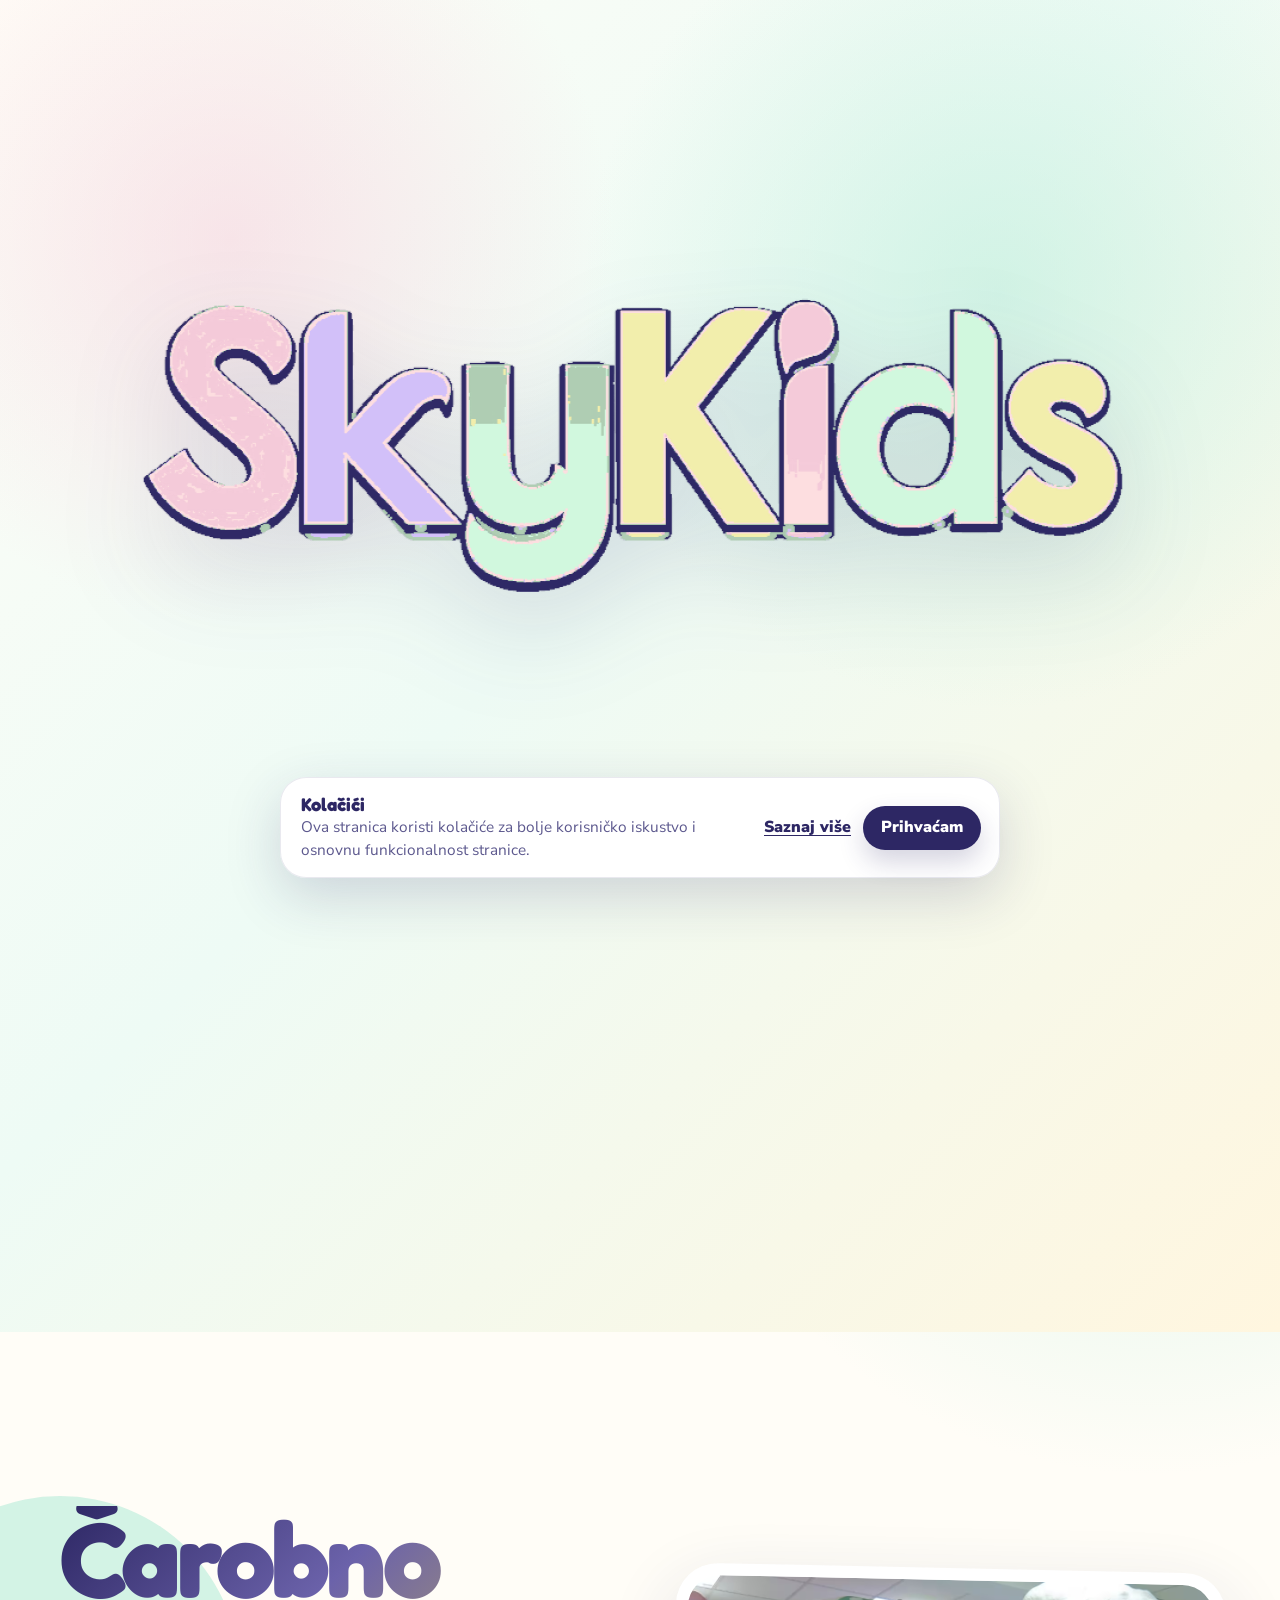
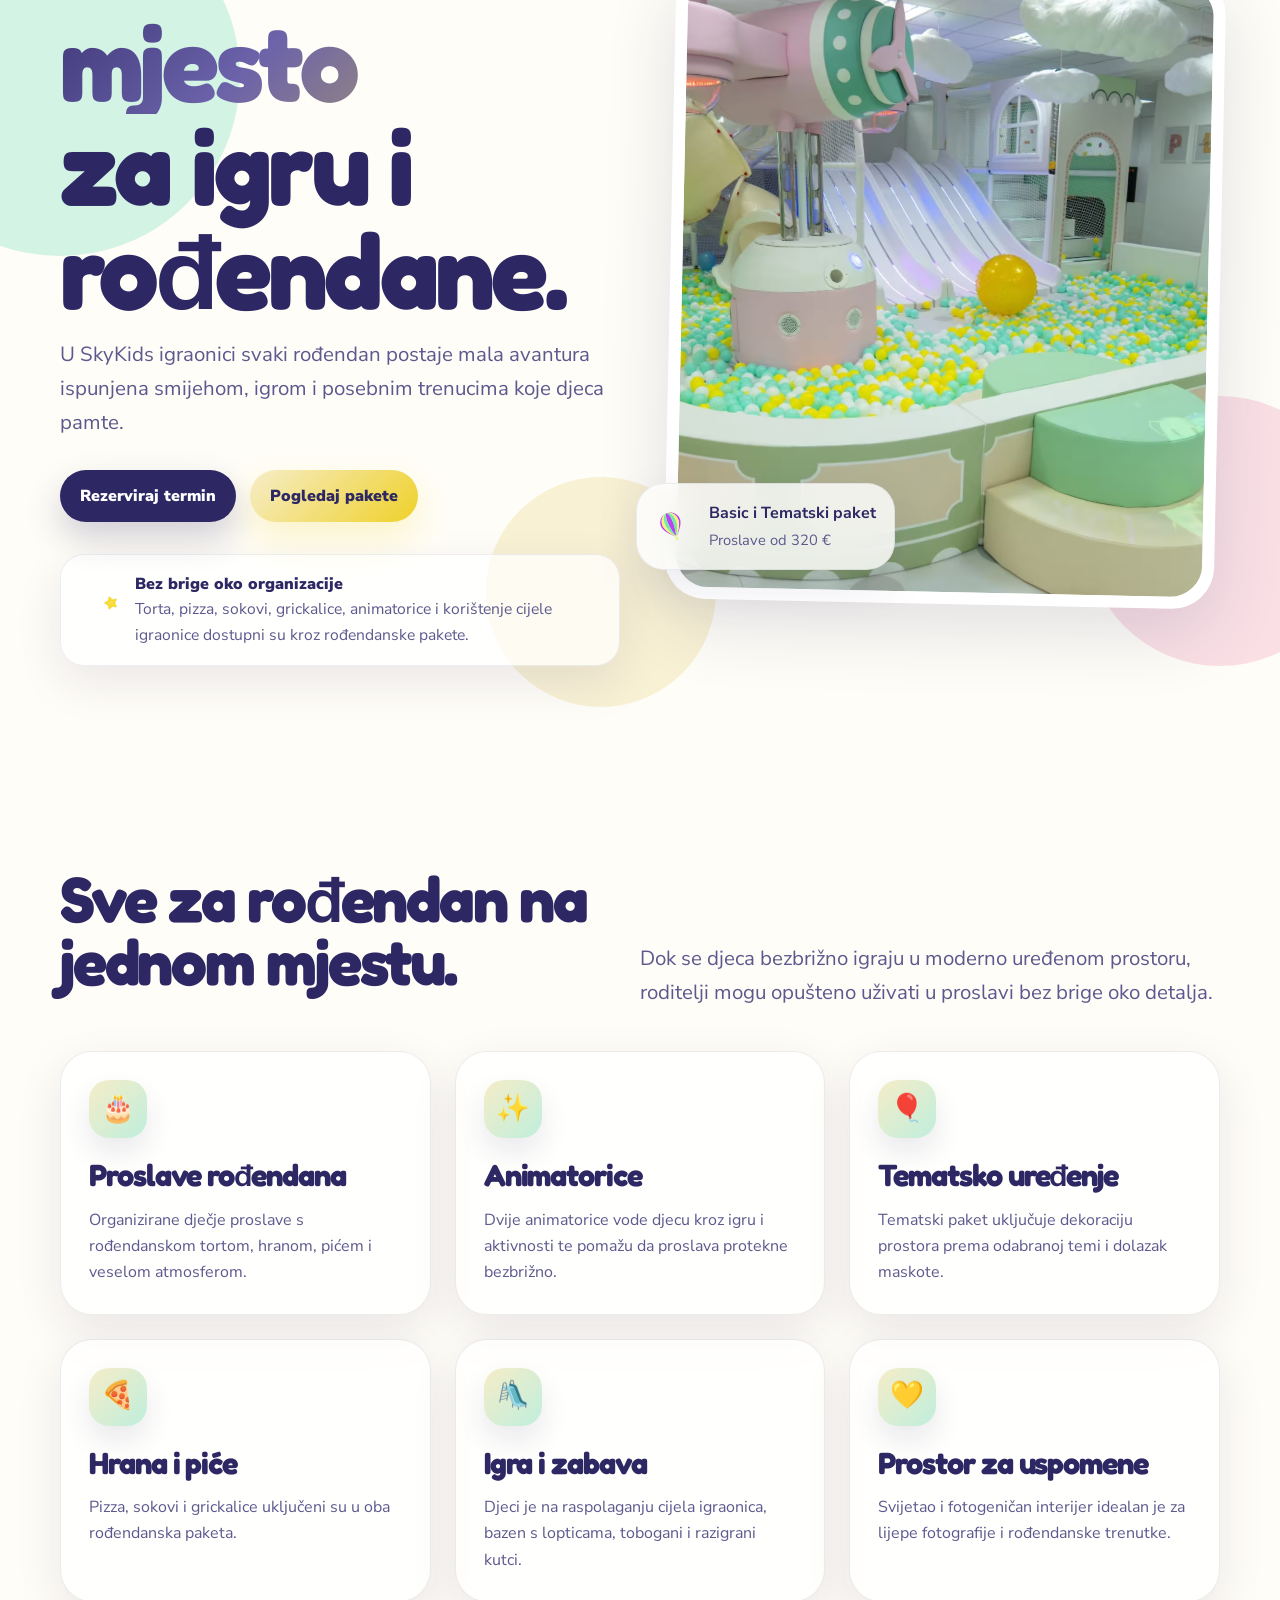
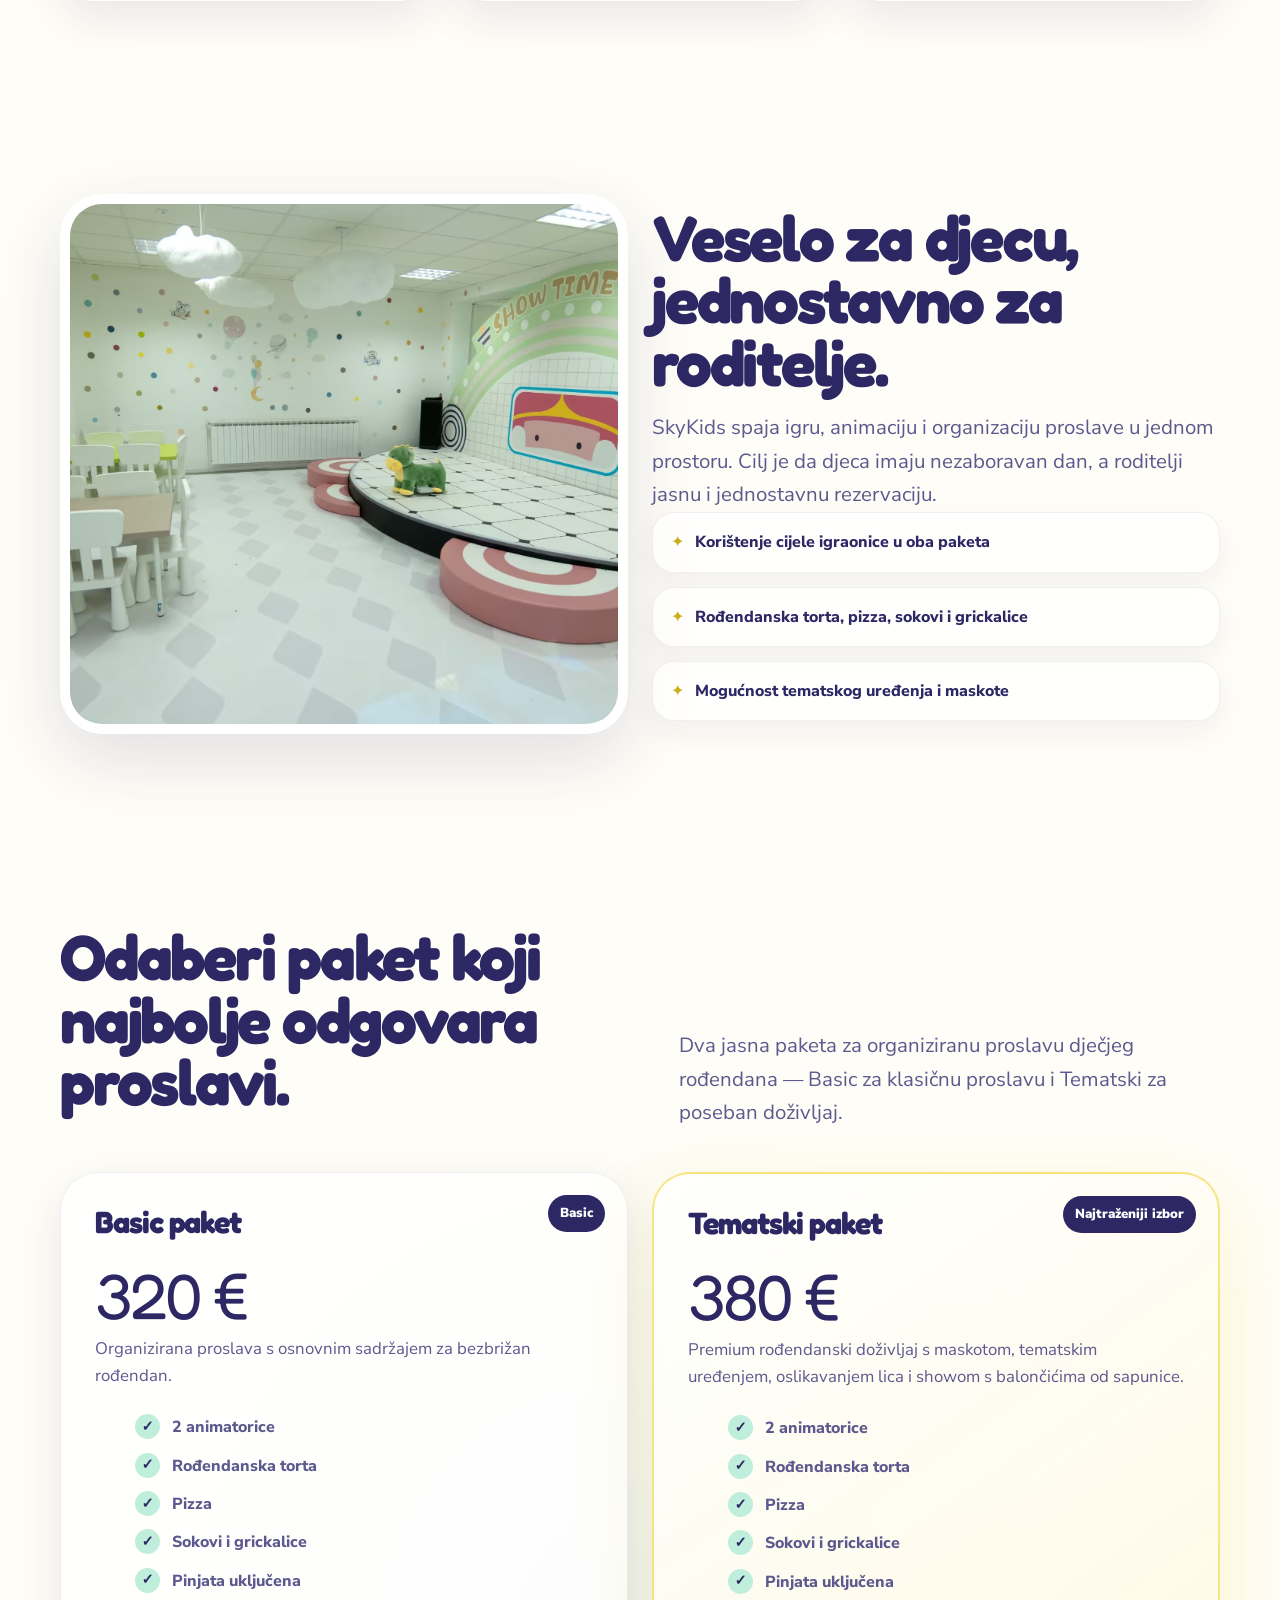
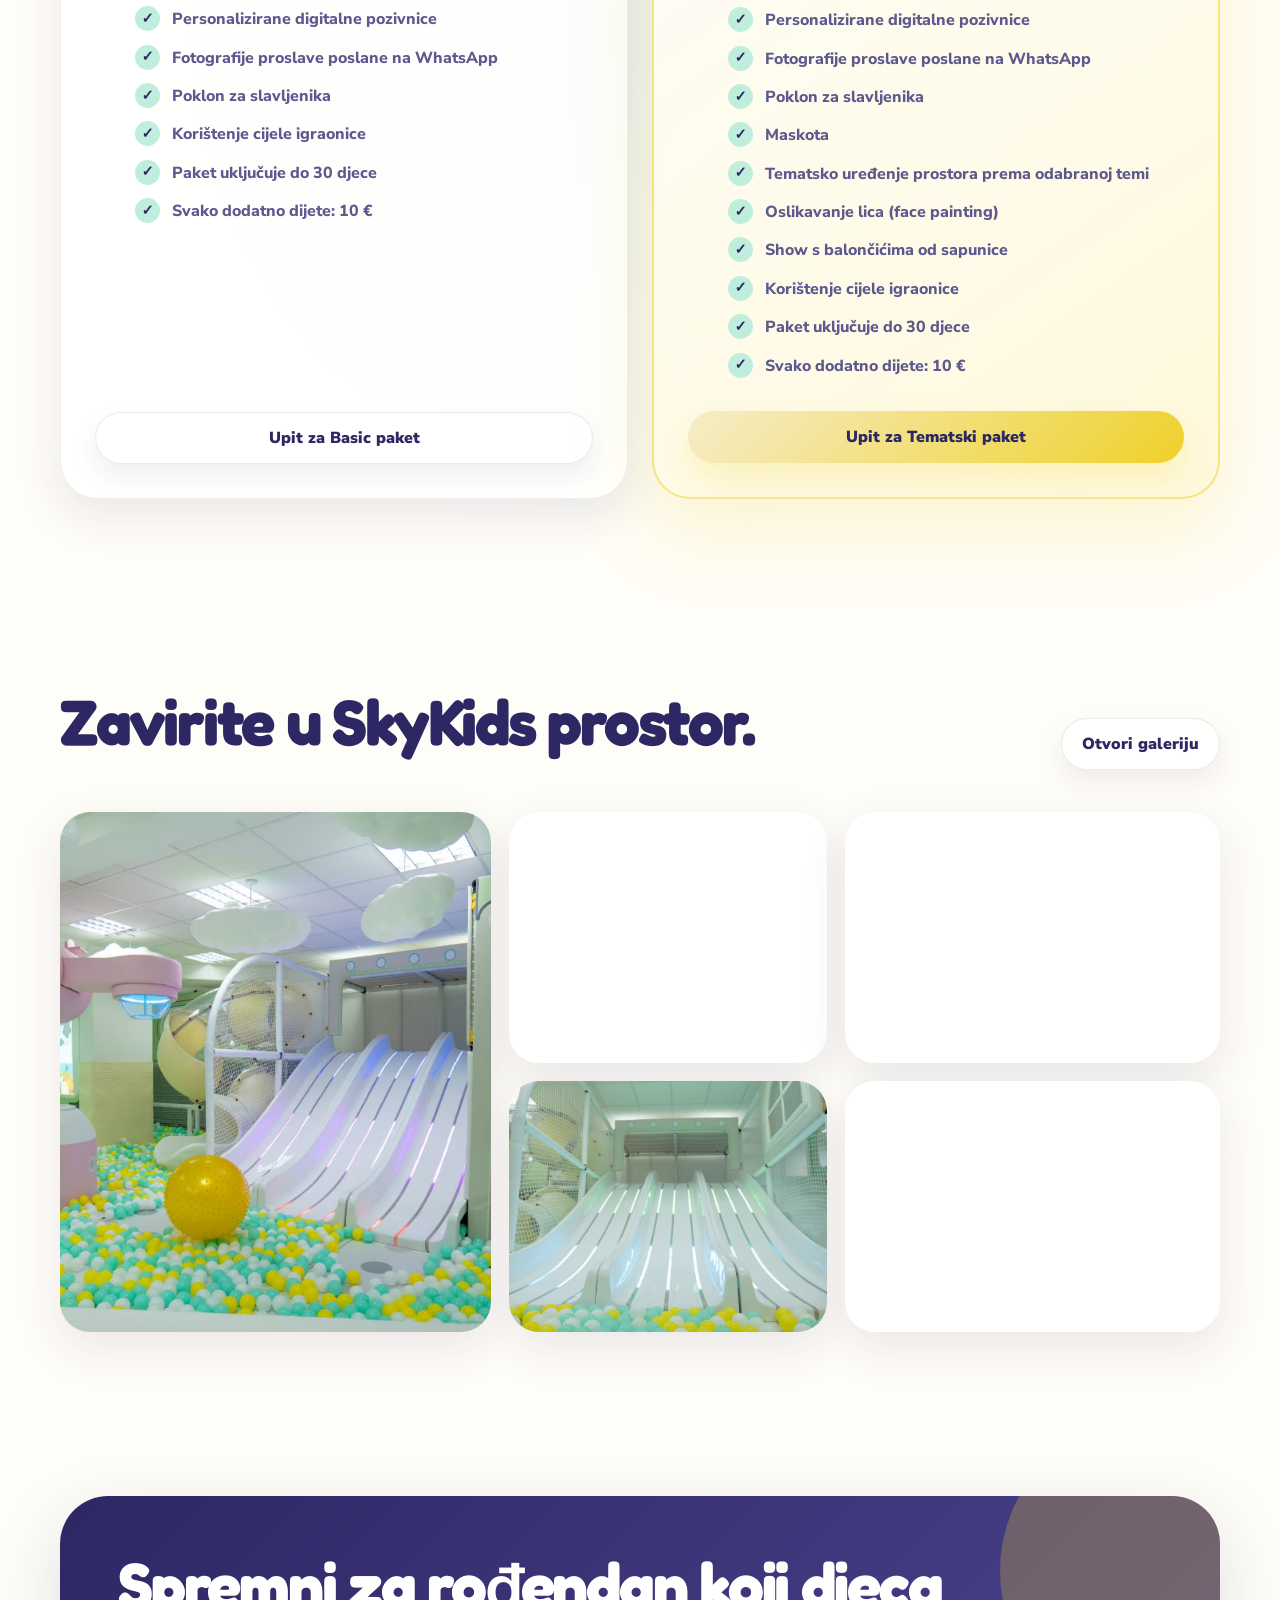
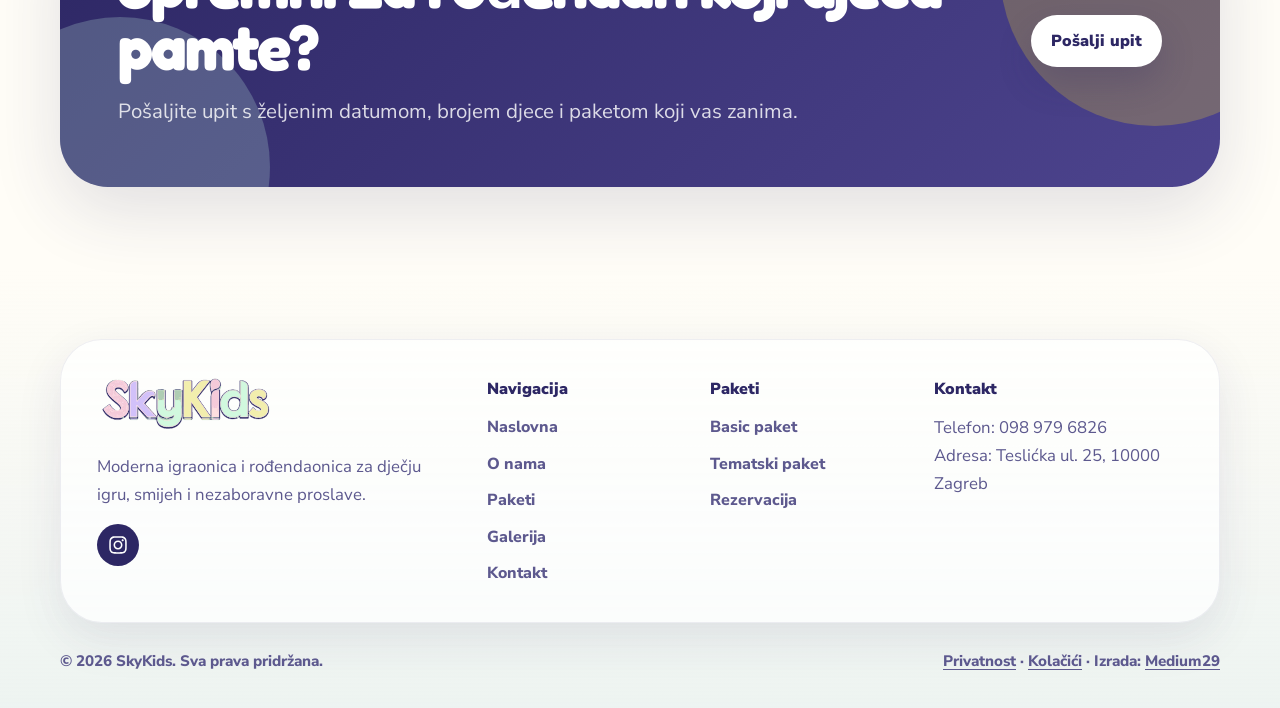
<file: index.html>
<!doctype html>
<html lang="hr">
<head>
  <meta charset="utf-8">
  <meta name="viewport" content="width=device-width, initial-scale=1">
  <title>SkyKids igraonica i rođendaonica | Proslave dječjih rođendana</title>
  <meta name="description" content="SkyKids je moderna dječja igraonica i rođendaonica za nezaboravne proslave, tematske rođendane, animatore, tortu, pizzu i korištenje cijele igraonice.">
  <meta name="keywords" content="SkyKids, dječja igraonica, rođendaonica, proslava dječjeg rođendana, tematski rođendani, rođendanski paketi">
  <link rel="canonical" href="https://skykids.hr/">
  <meta name="robots" content="index, follow">
  <meta property="og:title" content="SkyKids igraonica i rođendaonica">
  <meta property="og:description" content="Čarobno mjesto za igru, smijeh i nezaboravne dječje rođendane.">
  <meta property="og:type" content="website">
  <meta property="og:url" content="https://skykids.hr/">
  <meta property="og:image" content="https://skykids.hr/assets/img/fotografije/igraonica-02.avif">
  <meta name="theme-color" content="#BFEEDC">
  <link rel="icon" href="/assets/img/favicon.ico" sizes="any">
  <link rel="icon" type="image/png" sizes="32x32" href="/assets/img/favicon-32x32.png">
  <link rel="icon" type="image/png" sizes="16x16" href="/assets/img/favicon-16x16.png">
  <link rel="apple-touch-icon" sizes="180x180" href="/assets/img/apple-touch-icon.png">
<link rel="preconnect" href="https://fonts.googleapis.com">
  <link rel="preconnect" href="https://fonts.gstatic.com" crossorigin>
  <link href="https://fonts.googleapis.com/css2?family=Fredoka:wght@500;600;700&family=Nunito+Sans:wght@400;600;700;800;900;1000&display=swap" rel="stylesheet">
  <link rel="stylesheet" href="/assets/css/style.css">
  <script type="application/ld+json">
  {
    "@context": "https://schema.org",
    "@type": "LocalBusiness",
    "name": "SkyKids igraonica i rođendaonica",
    "description": "Moderna dječja igraonica i rođendaonica za proslave dječjih rođendana, igru i tematske proslave.",
    "url": "https://skykids.hr/",
    "image": "https://skykids.hr/assets/img/fotografije/igraonica-02.avif",
    "telephone": "+385989796826",
    "address": {
      "@type": "PostalAddress",
      "streetAddress": "Teslićka ul. 25",
      "postalCode": "10000",
      "addressLocality": "Zagreb",
      "addressCountry": "HR"
    },
    "priceRange": "€€",
    "sameAs": ["https://www.instagram.com/igraonica.skykids/"]
  }
  </script>
  <link rel="manifest" href="site.webmanifest">
</head>
<body data-page="home">
  <a class="skip-link" href="#main">Preskoči na sadržaj</a>
  <header class="site-header" aria-label="Glavna navigacija">
    <div class="header-inner">
      <a class="brand" href="/" aria-label="SkyKids naslovna">
        <img decoding="async" class="brand-logo" src="/assets/img/logo.svg" alt="SkyKids logo" width="308" height="84">
      </a>
      <nav class="nav" aria-label="Navigacija">
        <a class="active" href="/">Naslovna</a>
        <a href="/o-nama">O nama</a>
        <a href="/paketi">Paketi</a>
        <a href="/galerija">Galerija</a>
        <a href="/kontakt">Kontakt</a>
      </nav>
      <div class="header-actions">
        <a class="btn" href="/kontakt#rezervacija">Rezerviraj termin</a>
        <button class="menu-toggle" type="button" aria-label="Otvori izbornik" aria-expanded="false"><span></span><span></span><span></span></button>
      </div>
    </div>
  </header>


  <section class="intro" aria-label="SkyKids intro">
    <div class="intro-logo-wrap">
      <img decoding="async" class="intro-logo" src="/assets/img/logo.svg" alt="SkyKids">
    </div>
  </section>

  <main id="main">
    <section class="hero" id="naslovna">
      <span class="shape mint"></span>
      <span class="shape pink"></span>
      <span class="shape cream"></span>
      <div class="container hero-grid">
        <div class="hero-copy reveal">
          <h1><span>Čarobno mjesto</span> za igru i rođendane.</h1>
          <p class="lead">U SkyKids igraonici svaki rođendan postaje mala avantura ispunjena smijehom, igrom i posebnim trenucima koje djeca pamte.</p>
          <div class="hero-actions">
            <a class="btn" href="/kontakt#rezervacija">Rezerviraj termin</a>
            <a class="btn secondary" href="/paketi">Pogledaj pakete</a>
          </div>
          <div class="hero-note">
            <img decoding="async" src="/assets/img/zvjezda.svg" alt="" aria-hidden="true">
            <div><strong>Bez brige oko organizacije</strong><p>Torta, pizza, sokovi, grickalice, animatorice i korištenje cijele igraonice dostupni su kroz rođendanske pakete.</p></div>
          </div>
        </div>
        <div class="hero-media reveal">
          <div class="hero-card">
            <img decoding="async" src="/assets/img/fotografije/igraonica-02.avif" alt="Svijetla SkyKids igraonica s toboganom i bazenom s lopticama" width="2048" height="1304" fetchpriority="high">
          </div>
          <div class="hero-mini-card float-card">
            <img decoding="async" src="/assets/img/balon.svg" alt="" aria-hidden="true">
            <div><strong>Basic i Tematski paket</strong><span>Proslave od 320 €</span></div>
          </div>
        </div>
      </div>
    </section>

    <section class="section" id="usluge">
      <div class="container">
        <div class="section-head reveal">
          <div>
            <h2>Sve za rođendan na jednom mjestu.</h2>
          </div>
          <p class="lead">Dok se djeca bezbrižno igraju u moderno uređenom prostoru, roditelji mogu opušteno uživati u proslavi bez brige oko detalja.</p>
        </div>
        <div class="grid three">
          <article class="card reveal"><div class="card-icon">🎂</div><h3>Proslave rođendana</h3><p>Organizirane dječje proslave s rođendanskom tortom, hranom, pićem i veselom atmosferom.</p></article>
          <article class="card reveal"><div class="card-icon">✨</div><h3>Animatorice</h3><p>Dvije animatorice vode djecu kroz igru i aktivnosti te pomažu da proslava protekne bezbrižno.</p></article>
          <article class="card reveal"><div class="card-icon">🎈</div><h3>Tematsko uređenje</h3><p>Tematski paket uključuje dekoraciju prostora prema odabranoj temi i dolazak maskote.</p></article>
          <article class="card reveal"><div class="card-icon">🍕</div><h3>Hrana i piće</h3><p>Pizza, sokovi i grickalice uključeni su u oba rođendanska paketa.</p></article>
          <article class="card reveal"><div class="card-icon">🛝</div><h3>Igra i zabava</h3><p>Djeci je na raspolaganju cijela igraonica, bazen s lopticama, tobogani i razigrani kutci.</p></article>
          <article class="card reveal"><div class="card-icon">💛</div><h3>Prostor za uspomene</h3><p>Svijetao i fotogeničan interijer idealan je za lijepe fotografije i rođendanske trenutke.</p></article>
        </div>
      </div>
    </section>

    <section class="section compact">
      <div class="container grid two">
        <div class="feature-photo reveal"><img decoding="async" src="/assets/img/fotografije/igraonica-08.avif" alt="SkyKids prostor za proslave s pozornicom i stolovima" loading="lazy" width="2048" height="1365"></div>
        <div class="reveal" style="align-self:center">
          <h2>Veselo za djecu, jednostavno za roditelje.</h2>
          <p class="lead">SkyKids spaja igru, animaciju i organizaciju proslave u jednom prostoru. Cilj je da djeca imaju nezaboravan dan, a roditelji jasnu i jednostavnu rezervaciju.</p>
          <ul class="feature-list clean">
            <li>Korištenje cijele igraonice u oba paketa</li>
            <li>Rođendanska torta, pizza, sokovi i grickalice</li>
            <li>Mogućnost tematskog uređenja i maskote</li>
          </ul>
        </div>
      </div>
    </section>

    <section class="section" id="paketi">
      <div class="container">
        <div class="section-head reveal">
          <div>
            <h2>Odaberi paket koji najbolje odgovara proslavi.</h2>
          </div>
          <p class="lead">Dva jasna paketa za organiziranu proslavu dječjeg rođendana — Basic za klasičnu proslavu i Tematski za poseban doživljaj.</p>
        </div>
        <div class="grid two packages-wrap">
          <article class="package reveal">
            <span class="package-badge">Basic</span>
            <h3>Basic paket</h3>
            <div class="price">320 €</div>
            <p>Organizirana proslava s osnovnim sadržajem za bezbrižan rođendan.</p>
            <ul>
              <li>2 animatorice</li>
              <li>Rođendanska torta</li>
              <li>Pizza</li>
              <li>Sokovi i grickalice</li>
              <li>Pinjata uključena</li>
              <li>Personalizirane digitalne pozivnice</li>
              <li>Fotografije proslave poslane na WhatsApp</li>
              <li>Poklon za slavljenika</li>
              <li>Korištenje cijele igraonice</li>
              <li>Paket uključuje do 30 djece</li>
              <li>Svako dodatno dijete: 10 €</li>
            </ul>
            <a class="btn ghost" href="/kontakt#rezervacija">Upit za Basic paket</a>
          </article>
          <article class="package featured reveal">
            <span class="package-badge">Najtraženiji izbor</span>
            <h3>Tematski paket</h3>
            <div class="price">380 €</div>
            <p>Premium rođendanski doživljaj s maskotom, tematskim uređenjem, oslikavanjem lica i showom s balončićima od sapunice.</p>
            <ul>
              <li>2 animatorice</li>
              <li>Rođendanska torta</li>
              <li>Pizza</li>
              <li>Sokovi i grickalice</li>
              <li>Pinjata uključena</li>
              <li>Personalizirane digitalne pozivnice</li>
              <li>Fotografije proslave poslane na WhatsApp</li>
              <li>Poklon za slavljenika</li>
              <li>Maskota</li>
              <li>Tematsko uređenje prostora prema odabranoj temi</li>
              <li>Oslikavanje lica (face painting)</li>
              <li>Show s balončićima od sapunice</li>
              <li>Korištenje cijele igraonice</li>
              <li>Paket uključuje do 30 djece</li>
              <li>Svako dodatno dijete: 10 €</li>
            </ul>
            <a class="btn secondary" href="/kontakt#rezervacija">Upit za Tematski paket</a>
          </article>
        </div>
      </div>
    </section>

    <section class="section compact" id="galerija">
      <div class="container">
        <div class="section-head reveal">
          <div>
            <h2>Zavirite u SkyKids prostor.</h2>
          </div>
          <a class="btn ghost" href="/galerija">Otvori galeriju</a>
        </div>
        <div class="gallery-strip reveal">
          <a href="/galerija"><img decoding="async" src="/assets/img/fotografije/igraonica-04.avif" alt="Tobogani i bazen s lopticama u SkyKids igraonici" loading="lazy" width="2048" height="1365"></a>
          <a href="/galerija"><img decoding="async" src="/assets/img/fotografije/igraonica-03.avif" alt="Dječji kutak za igru u SkyKids igraonici" loading="lazy" width="2048" height="1304"></a>
          <a href="/galerija"><img decoding="async" src="/assets/img/fotografije/igraonica-19.avif" alt="Stolovi za dječju proslavu" loading="lazy" width="2048" height="1365"></a>
          <a href="/galerija"><img decoding="async" src="/assets/img/fotografije/igraonica-13.avif" alt="Bijeli tobogani u igraonici" loading="lazy" width="2048" height="1365"></a>
          <a href="/galerija"><img decoding="async" src="/assets/img/fotografije/igraonica-23.avif" alt="SkyKids prostor za rođendane" loading="lazy" width="2048" height="1201"></a>
        </div>
      </div>
    </section>

    <section class="section compact">
      <div class="container">
        <div class="cta-band reveal">
          <div class="cta-content">
            <div>
              <h2>Spremni za rođendan koji djeca pamte?</h2>
              <p class="lead">Pošaljite upit s željenim datumom, brojem djece i paketom koji vas zanima.</p>
            </div>
            <a class="btn" href="/kontakt#rezervacija">Pošalji upit</a>
          </div>
        </div>
      </div>
    </section>
  </main>

  <footer class="site-footer">
    <div class="container">
      <div class="footer-grid">
        <div><img decoding="async" class="footer-logo" src="/assets/img/logo.svg" alt="SkyKids logo"><p>Moderna igraonica i rođendaonica za dječju igru, smijeh i nezaboravne proslave.</p><div class="socials"><a href="https://www.instagram.com/igraonica.skykids/" target="_blank" rel="noopener" aria-label="Instagram" title="Instagram"><svg class="social-icon" viewBox="0 0 448 512" aria-hidden="true" focusable="false"><path fill="currentColor" d="M224.1 141c-63.6 0-114.9 51.3-114.9 114.9s51.3 114.9 114.9 114.9S339 319.5 339 255.9 287.7 141 224.1 141zm0 189.6c-41.1 0-74.7-33.5-74.7-74.7s33.5-74.7 74.7-74.7 74.7 33.5 74.7 74.7-33.6 74.7-74.7 74.7zm146.4-194.3c0 14.9-12 26.8-26.8 26.8-14.9 0-26.8-12-26.8-26.8s12-26.8 26.8-26.8 26.8 12 26.8 26.8zm76.1 27.2c-1.7-35.9-9.9-67.7-36.2-93.9-26.2-26.2-58-34.4-93.9-36.2-37-2.1-147.9-2.1-184.9 0-35.8 1.7-67.6 9.9-93.9 36.1s-34.4 58-36.2 93.9c-2.1 37-2.1 147.9 0 184.9 1.7 35.9 9.9 67.7 36.2 93.9s58 34.4 93.9 36.2c37 2.1 147.9 2.1 184.9 0 35.9-1.7 67.7-9.9 93.9-36.2 26.2-26.2 34.4-58 36.2-93.9 2.1-37 2.1-147.8 0-184.8zM398.8 388c-7.8 19.6-22.9 34.7-42.6 42.6-29.5 11.7-99.5 9-132.1 9s-102.7 2.6-132.1-9c-19.6-7.8-34.7-22.9-42.6-42.6-11.7-29.5-9-99.5-9-132.1s-2.6-102.7 9-132.1c7.8-19.6 22.9-34.7 42.6-42.6 29.5-11.7 99.5-9 132.1-9s102.7-2.6 132.1 9c19.6 7.8 34.7 22.9 42.6 42.6 11.7 29.5 9 99.5 9 132.1s2.7 102.7-9 132.1z"/></svg></a></div></div>
        <div><div class="footer-title">Navigacija</div><div class="footer-links"><a href="/">Naslovna</a><a href="/o-nama">O nama</a><a href="/paketi">Paketi</a><a href="/galerija">Galerija</a><a href="/kontakt">Kontakt</a></div></div>
        <div><div class="footer-title">Paketi</div><div class="footer-links"><a href="/paketi#basic">Basic paket</a><a href="/paketi#tematski">Tematski paket</a><a href="/kontakt#rezervacija">Rezervacija</a></div></div>
        <div><div class="footer-title">Kontakt</div><p>Telefon: <a href="tel:+385989796826">098 979 6826</a><br>Adresa: Teslićka ul. 25, 10000 Zagreb</p></div>
      </div>
      <div class="copyright"><span>© 2026 SkyKids. Sva prava pridržana.</span><span><a href="/politika-privatnosti">Privatnost</a> · <a href="/kolacici">Kolačići</a> · Izrada: <a href="https://medium29.com/" target="_blank" rel="noopener">Medium29</a></span></div>
    </div>
  </footer>
  <script src="/assets/js/main.js"></script>
</body>
</html>
</file>
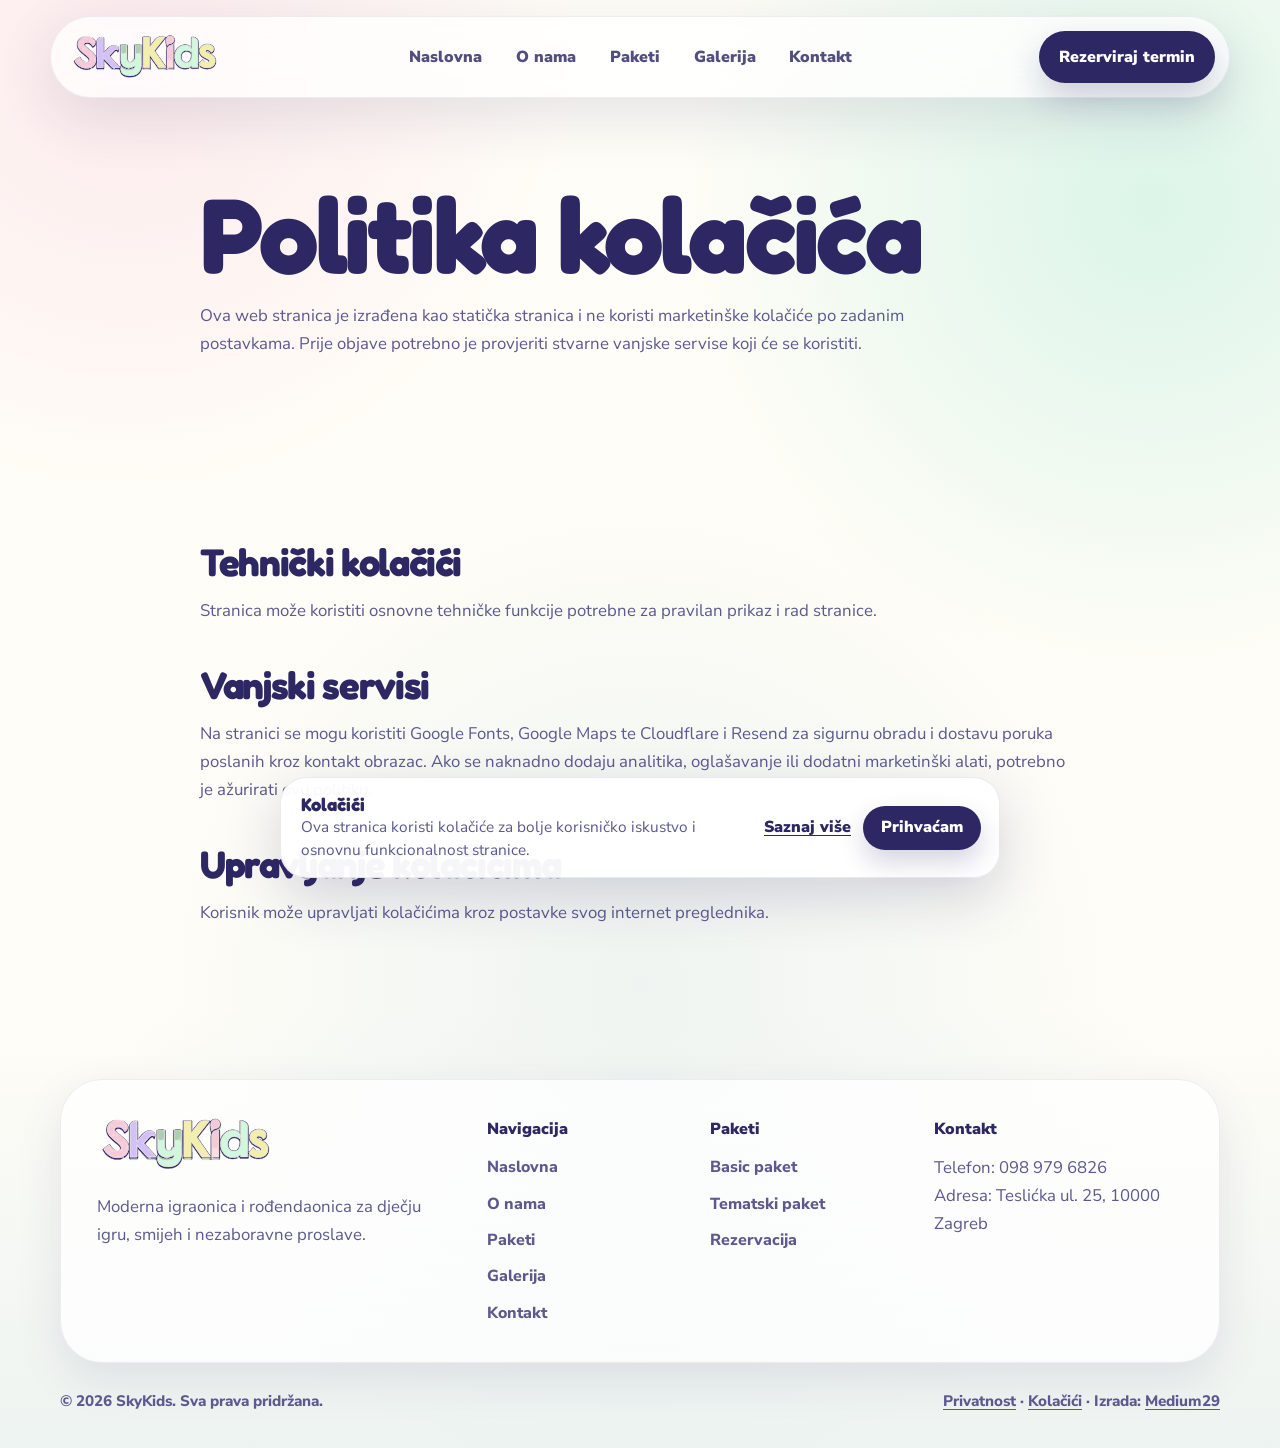
<file: kolacici/index.html>
<!doctype html>
<html lang="hr">
<head>
  <meta charset="utf-8"><meta name="viewport" content="width=device-width, initial-scale=1">
  <title>Politika kolačića | SkyKids</title>
  <meta name="description" content="Informacije o kolačićima i vanjskim servisima na SkyKids web stranici.">
  <link rel="canonical" href="https://skykids.hr/kolacici">
  <meta name="robots" content="noindex, follow"><meta name="theme-color" content="#BFEEDC">
  <link rel="icon" href="/assets/img/favicon.ico" sizes="any">
  <link rel="icon" type="image/png" sizes="32x32" href="/assets/img/favicon-32x32.png">
  <link rel="icon" type="image/png" sizes="16x16" href="/assets/img/favicon-16x16.png">
  <link rel="apple-touch-icon" sizes="180x180" href="/assets/img/apple-touch-icon.png">
<link rel="preconnect" href="https://fonts.googleapis.com"><link rel="preconnect" href="https://fonts.gstatic.com" crossorigin><link href="https://fonts.googleapis.com/css2?family=Fredoka:wght@500;600;700&family=Nunito+Sans:wght@400;600;700;800;900;1000&display=swap" rel="stylesheet"><link rel="stylesheet" href="/assets/css/style.css">
  <link rel="manifest" href="site.webmanifest">
</head>
<body data-page="cookies">
  <a class="skip-link" href="#main">Preskoči na sadržaj</a>
  <header class="site-header" aria-label="Glavna navigacija"><div class="header-inner"><a class="brand" href="/" aria-label="SkyKids naslovna"><img decoding="async" class="brand-logo" src="/assets/img/logo.svg" alt="SkyKids logo"></a><nav class="nav" aria-label="Navigacija"><a href="/">Naslovna</a><a href="/o-nama">O nama</a><a href="/paketi">Paketi</a><a href="/galerija">Galerija</a><a href="/kontakt">Kontakt</a></nav><div class="header-actions"><a class="btn" href="/kontakt#rezervacija">Rezerviraj termin</a><button class="menu-toggle" type="button" aria-label="Otvori izbornik" aria-expanded="false"><span></span><span></span><span></span></button></div></div></header>
  <main id="main"><section class="page-hero"><div class="container policy-content reveal"><h1>Politika kolačića</h1><p class="lead">Ova web stranica je izrađena kao statička stranica i ne koristi marketinške kolačiće po zadanim postavkama. Prije objave potrebno je provjeriti stvarne vanjske servise koji će se koristiti.</p></div></section><section class="section compact"><div class="container policy-content reveal"><h2>Tehnički kolačići</h2><p>Stranica može koristiti osnovne tehničke funkcije potrebne za pravilan prikaz i rad stranice.</p><h2>Vanjski servisi</h2><p>Na stranici se mogu koristiti Google Fonts, Google Maps te Cloudflare i Resend za sigurnu obradu i dostavu poruka poslanih kroz kontakt obrazac. Ako se naknadno dodaju analitika, oglašavanje ili dodatni marketinški alati, potrebno je ažurirati ovu politiku.</p><h2>Upravljanje kolačićima</h2><p>Korisnik može upravljati kolačićima kroz postavke svog internet preglednika.</p></div></section></main>
  <footer class="site-footer"><div class="container"><div class="footer-grid"><div><img decoding="async" class="footer-logo" src="/assets/img/logo.svg" alt="SkyKids logo"><p>Moderna igraonica i rođendaonica za dječju igru, smijeh i nezaboravne proslave.</p></div><div><div class="footer-title">Navigacija</div><div class="footer-links"><a href="/">Naslovna</a><a href="/o-nama">O nama</a><a href="/paketi">Paketi</a><a href="/galerija">Galerija</a><a href="/kontakt">Kontakt</a></div></div><div><div class="footer-title">Paketi</div><div class="footer-links"><a href="/paketi#basic">Basic paket</a><a href="/paketi#tematski">Tematski paket</a><a href="/kontakt#rezervacija">Rezervacija</a></div></div><div><div class="footer-title">Kontakt</div><p>Telefon: <a href="tel:+385989796826">098 979 6826</a><br>Adresa: Teslićka ul. 25, 10000 Zagreb</p></div></div><div class="copyright"><span>© 2026 SkyKids. Sva prava pridržana.</span><span><a href="/politika-privatnosti">Privatnost</a> · <a href="/kolacici">Kolačići</a> · Izrada: <a href="https://medium29.com/" target="_blank" rel="noopener">Medium29</a></span></div></div></footer><script src="/assets/js/main.js"></script>
</body></html>
</file>
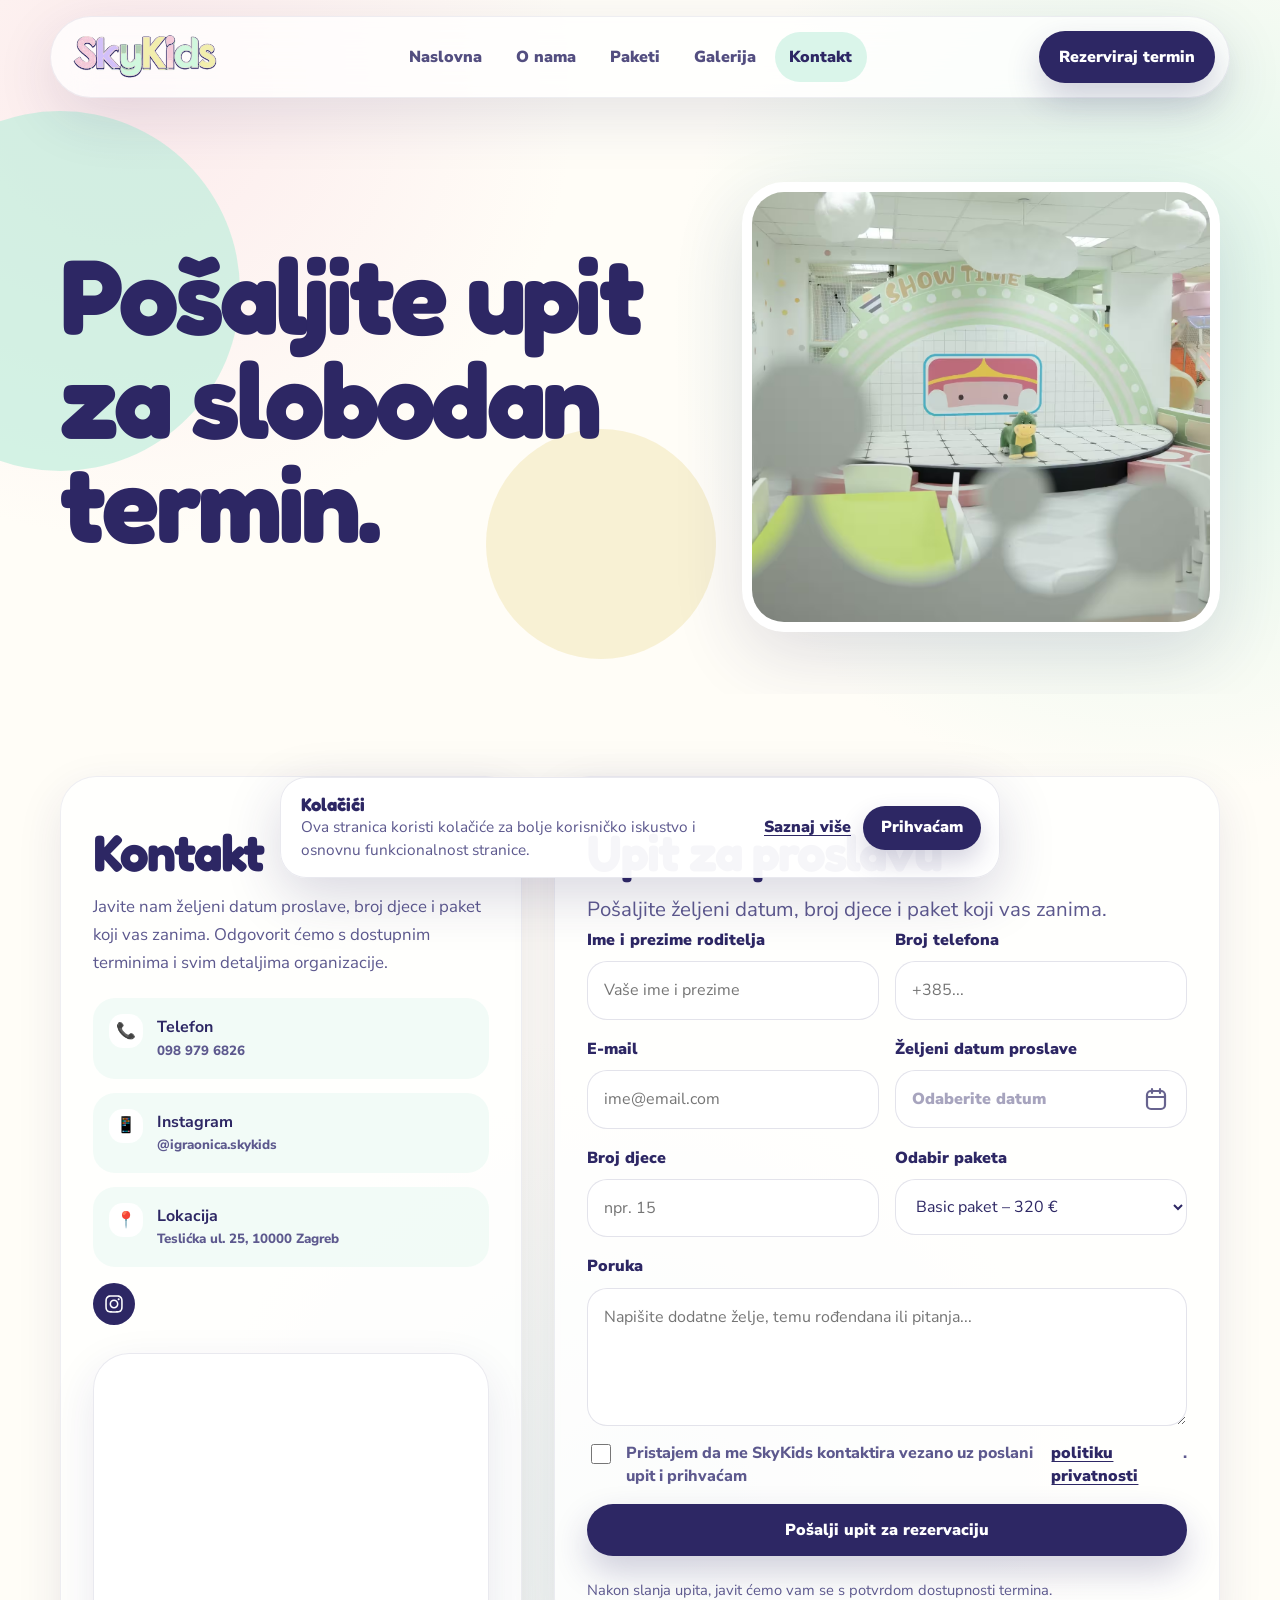
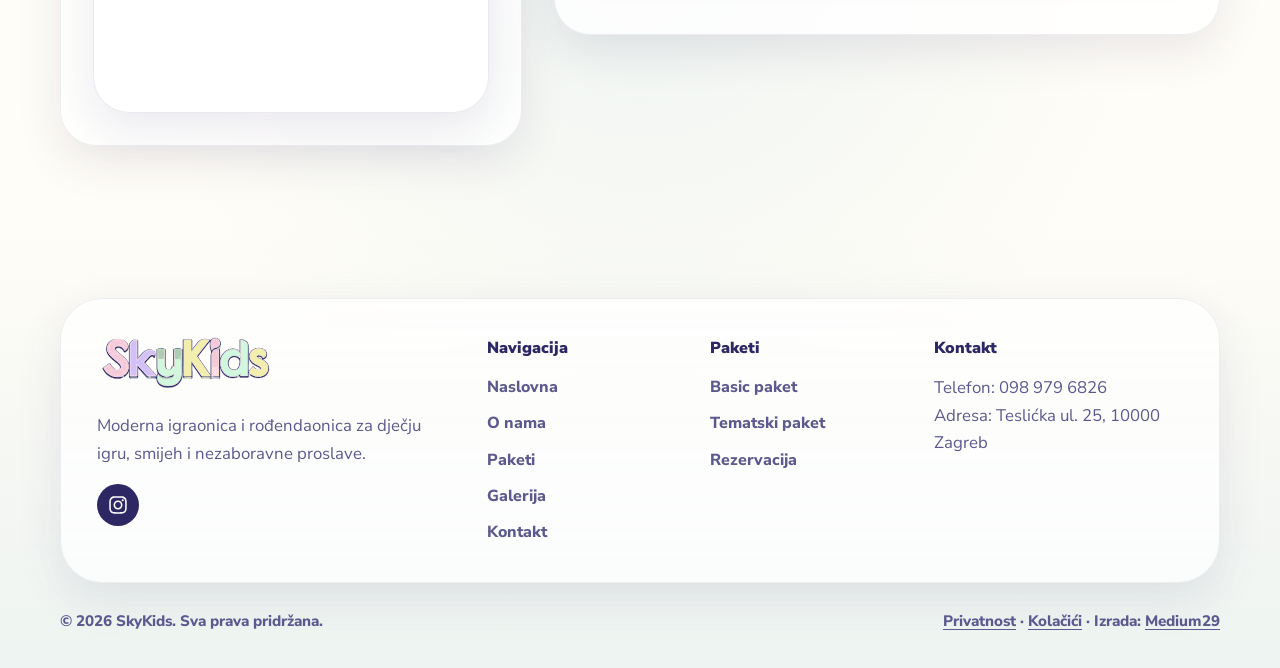
<file: kontakt/index.html>
<!doctype html>
<html lang="hr">
<head>
  <meta charset="utf-8">
  <meta name="viewport" content="width=device-width, initial-scale=1">
  <title>Kontakt i rezervacija termina | SkyKids igraonica</title>
  <meta name="description" content="Kontaktirajte SkyKids igraonicu i pošaljite upit za rezervaciju termina za dječji rođendan. Odaberite Basic ili Tematski paket.">
  <link rel="canonical" href="https://skykids.hr/kontakt">
  <meta name="robots" content="index, follow">
  <meta property="og:title" content="Kontakt i rezervacija | SkyKids">
  <meta property="og:description" content="Pošaljite upit za rezervaciju termina u SkyKids igraonici.">
  <meta property="og:type" content="website"><meta property="og:image" content="https://skykids.hr/assets/img/fotografije/igraonica-23.avif"><meta name="theme-color" content="#BFEEDC">
  <link rel="icon" href="/assets/img/favicon.ico" sizes="any">
  <link rel="icon" type="image/png" sizes="32x32" href="/assets/img/favicon-32x32.png">
  <link rel="icon" type="image/png" sizes="16x16" href="/assets/img/favicon-16x16.png">
  <link rel="apple-touch-icon" sizes="180x180" href="/assets/img/apple-touch-icon.png">
<link rel="preconnect" href="https://fonts.googleapis.com"><link rel="preconnect" href="https://fonts.gstatic.com" crossorigin>
  <link href="https://fonts.googleapis.com/css2?family=Fredoka:wght@500;600;700&family=Nunito+Sans:wght@400;600;700;800;900;1000&display=swap" rel="stylesheet"><link rel="stylesheet" href="/assets/css/style.css">
  <link rel="manifest" href="site.webmanifest">
</head>
<body data-page="contact">
  <a class="skip-link" href="#main">Preskoči na sadržaj</a>
  <header class="site-header" aria-label="Glavna navigacija"><div class="header-inner"><a class="brand" href="/" aria-label="SkyKids naslovna"><img decoding="async" class="brand-logo" src="/assets/img/logo.svg" alt="SkyKids logo"></a><nav class="nav" aria-label="Navigacija"><a href="/">Naslovna</a><a href="/o-nama">O nama</a><a href="/paketi">Paketi</a><a href="/galerija">Galerija</a><a class="active" href="/kontakt">Kontakt</a></nav><div class="header-actions"><a class="btn" href="#rezervacija">Rezerviraj termin</a><button class="menu-toggle" type="button" aria-label="Otvori izbornik" aria-expanded="false"><span></span><span></span><span></span></button></div></div></header>
  <main id="main">
    <section class="page-hero"><span class="shape mint"></span><span class="shape cream"></span><div class="container page-hero-grid"><div class="reveal"><h1>Pošaljite upit za slobodan termin.</h1></div><div class="page-hero-photo reveal"><img decoding="async" src="/assets/img/fotografije/igraonica-23.avif" alt="SkyKids rođendanski prostor i pozornica"></div></div></section>

    <section class="section compact" id="rezervacija">
      <div class="container contact-layout">
        <aside class="contact-card reveal">
          <h2 style="font-size:clamp(2.2rem,4vw,3.8rem);margin-top:18px">Kontakt</h2>
          <p>Javite nam željeni datum proslave, broj djece i paket koji vas zanima. Odgovorit ćemo s dostupnim terminima i svim detaljima organizacije.</p>
          <div class="contact-list">
            <div class="contact-row"><span>📞</span><div><strong>Telefon</strong><small><a href="tel:+385989796826">098 979 6826</a></small></div></div>
            <div class="contact-row"><span>📱</span><div><strong>Instagram</strong><small><a href="https://www.instagram.com/igraonica.skykids/" target="_blank" rel="noopener">@igraonica.skykids</a></small></div></div>
            <div class="contact-row"><span>📍</span><div><strong>Lokacija</strong><small>Teslićka ul. 25, 10000 Zagreb</small></div></div>
          </div>
          <div class="socials"><a href="https://www.instagram.com/igraonica.skykids/" target="_blank" rel="noopener" aria-label="Instagram" title="Instagram"><svg class="social-icon" viewBox="0 0 448 512" aria-hidden="true" focusable="false"><path fill="currentColor" d="M224.1 141c-63.6 0-114.9 51.3-114.9 114.9s51.3 114.9 114.9 114.9S339 319.5 339 255.9 287.7 141 224.1 141zm0 189.6c-41.1 0-74.7-33.5-74.7-74.7s33.5-74.7 74.7-74.7 74.7 33.5 74.7 74.7-33.6 74.7-74.7 74.7zm146.4-194.3c0 14.9-12 26.8-26.8 26.8-14.9 0-26.8-12-26.8-26.8s12-26.8 26.8-26.8 26.8 12 26.8 26.8zm76.1 27.2c-1.7-35.9-9.9-67.7-36.2-93.9-26.2-26.2-58-34.4-93.9-36.2-37-2.1-147.9-2.1-184.9 0-35.8 1.7-67.6 9.9-93.9 36.1s-34.4 58-36.2 93.9c-2.1 37-2.1 147.9 0 184.9 1.7 35.9 9.9 67.7 36.2 93.9s58 34.4 93.9 36.2c37 2.1 147.9 2.1 184.9 0 35.9-1.7 67.7-9.9 93.9-36.2 26.2-26.2 34.4-58 36.2-93.9 2.1-37 2.1-147.8 0-184.8zM398.8 388c-7.8 19.6-22.9 34.7-42.6 42.6-29.5 11.7-99.5 9-132.1 9s-102.7 2.6-132.1-9c-19.6-7.8-34.7-22.9-42.6-42.6-11.7-29.5-9-99.5-9-132.1s-2.6-102.7 9-132.1c7.8-19.6 22.9-34.7 42.6-42.6 29.5-11.7 99.5-9 132.1-9s102.7-2.6 132.1 9c19.6 7.8 34.7 22.9 42.6 42.6 11.7 29.5 9 99.5 9 132.1s2.7 102.7-9 132.1z"/></svg></a></div>
          <div class="map-embed" aria-label="SkyKids lokacija na karti"><iframe src="https://www.google.com/maps?q=Tesli%C4%87ka%20ul.%2025%2C%2010000%2C%20Zagreb&output=embed" title="SkyKids lokacija - Teslićka ul. 25, Zagreb" loading="lazy" referrerpolicy="no-referrer-when-downgrade"></iframe></div>
        </aside>

        <div class="contact-card reveal">
          <h2 style="font-size:clamp(2.2rem,4vw,3.8rem);margin-top:18px">Upit za proslavu</h2>
          <p class="lead">Pošaljite željeni datum, broj djece i paket koji vas zanima.</p>
          <form class="reservation-form" action="/api/contact" method="POST" novalidate>
            <div class="form-grid">
              <div class="field"><label for="ime">Ime i prezime roditelja</label><input id="ime" name="parent_name" type="text" required minlength="2" maxlength="100" autocomplete="name" placeholder="Vaše ime i prezime"></div>
              <div class="field"><label for="telefon">Broj telefona</label><input id="telefon" name="phone" type="tel" required minlength="6" maxlength="30" autocomplete="tel" inputmode="tel" placeholder="+385..."></div>
              <div class="field"><label for="email">E-mail</label><input id="email" name="email" type="email" required maxlength="160" autocomplete="email" placeholder="ime@email.com"></div>
              <div class="field date-field"><span class="field-label" id="datum-label">Željeni datum proslave</span><div class="date-control"><label class="date-picker-wrap" for="datum" aria-labelledby="datum-label"><span class="date-display is-placeholder" data-placeholder="Odaberite datum">Odaberite datum</span></label><input id="datum" class="native-date-input" type="date" autocomplete="off" aria-label="Željeni datum proslave"><input id="datum-formatirano" name="event_date" type="hidden"></div></div>
              <div class="field"><label for="djeca">Broj djece</label><input id="djeca" name="children_count" type="number" min="1" max="200" inputmode="numeric" placeholder="npr. 15"></div>
              <div class="field"><label for="paket">Odabir paketa</label><select id="paket" name="package"><option value="Basic paket">Basic paket – 320 €</option><option value="Tematski paket">Tematski paket – 380 €</option><option value="Nisam siguran/sigurna">Nisam siguran/sigurna</option></select></div>
              <div class="field full"><label for="poruka">Poruka</label><textarea id="poruka" name="message" maxlength="2000" placeholder="Napišite dodatne želje, temu rođendana ili pitanja..."></textarea></div>
              <div class="form-honeypot" aria-hidden="true"><label for="website">Ostavite prazno</label><input id="website" name="website" type="text" tabindex="-1" autocomplete="off"></div>
              <div class="field full checkbox-field"><label><input type="checkbox" name="consent" value="accepted" required> Pristajem da me SkyKids kontaktira vezano uz poslani upit i prihvaćam <a href="/politika-privatnosti">politiku privatnosti</a>.</label></div>
              <div class="field full"><button class="btn full" type="submit">Pošalji upit za rezervaciju</button><p class="form-note">Nakon slanja upita, javit ćemo vam se s potvrdom dostupnosti termina.</p><p class="form-status" role="status" aria-live="polite" hidden></p></div>
            </div>
          </form>
        </div>
      </div>
    </section>
  </main>
  <footer class="site-footer"><div class="container"><div class="footer-grid"><div><img decoding="async" class="footer-logo" src="/assets/img/logo.svg" alt="SkyKids logo"><p>Moderna igraonica i rođendaonica za dječju igru, smijeh i nezaboravne proslave.</p><div class="socials"><a href="https://www.instagram.com/igraonica.skykids/" target="_blank" rel="noopener" aria-label="Instagram" title="Instagram"><svg class="social-icon" viewBox="0 0 448 512" aria-hidden="true" focusable="false"><path fill="currentColor" d="M224.1 141c-63.6 0-114.9 51.3-114.9 114.9s51.3 114.9 114.9 114.9S339 319.5 339 255.9 287.7 141 224.1 141zm0 189.6c-41.1 0-74.7-33.5-74.7-74.7s33.5-74.7 74.7-74.7 74.7 33.5 74.7 74.7-33.6 74.7-74.7 74.7zm146.4-194.3c0 14.9-12 26.8-26.8 26.8-14.9 0-26.8-12-26.8-26.8s12-26.8 26.8-26.8 26.8 12 26.8 26.8zm76.1 27.2c-1.7-35.9-9.9-67.7-36.2-93.9-26.2-26.2-58-34.4-93.9-36.2-37-2.1-147.9-2.1-184.9 0-35.8 1.7-67.6 9.9-93.9 36.1s-34.4 58-36.2 93.9c-2.1 37-2.1 147.9 0 184.9 1.7 35.9 9.9 67.7 36.2 93.9s58 34.4 93.9 36.2c37 2.1 147.9 2.1 184.9 0 35.9-1.7 67.7-9.9 93.9-36.2 26.2-26.2 34.4-58 36.2-93.9 2.1-37 2.1-147.8 0-184.8zM398.8 388c-7.8 19.6-22.9 34.7-42.6 42.6-29.5 11.7-99.5 9-132.1 9s-102.7 2.6-132.1-9c-19.6-7.8-34.7-22.9-42.6-42.6-11.7-29.5-9-99.5-9-132.1s-2.6-102.7 9-132.1c7.8-19.6 22.9-34.7 42.6-42.6 29.5-11.7 99.5-9 132.1-9s102.7-2.6 132.1 9c19.6 7.8 34.7 22.9 42.6 42.6 11.7 29.5 9 99.5 9 132.1s2.7 102.7-9 132.1z"/></svg></a></div></div><div><div class="footer-title">Navigacija</div><div class="footer-links"><a href="/">Naslovna</a><a href="/o-nama">O nama</a><a href="/paketi">Paketi</a><a href="/galerija">Galerija</a><a href="/kontakt">Kontakt</a></div></div><div><div class="footer-title">Paketi</div><div class="footer-links"><a href="/paketi#basic">Basic paket</a><a href="/paketi#tematski">Tematski paket</a><a href="#rezervacija">Rezervacija</a></div></div><div><div class="footer-title">Kontakt</div><p>Telefon: <a href="tel:+385989796826">098 979 6826</a><br>Adresa: Teslićka ul. 25, 10000 Zagreb</p></div></div><div class="copyright"><span>© 2026 SkyKids. Sva prava pridržana.</span><span><a href="/politika-privatnosti">Privatnost</a> · <a href="/kolacici">Kolačići</a> · Izrada: <a href="https://medium29.com/" target="_blank" rel="noopener">Medium29</a></span></div></div></footer>
  <script src="/assets/js/main.js"></script>
</body>
</html>
</file>
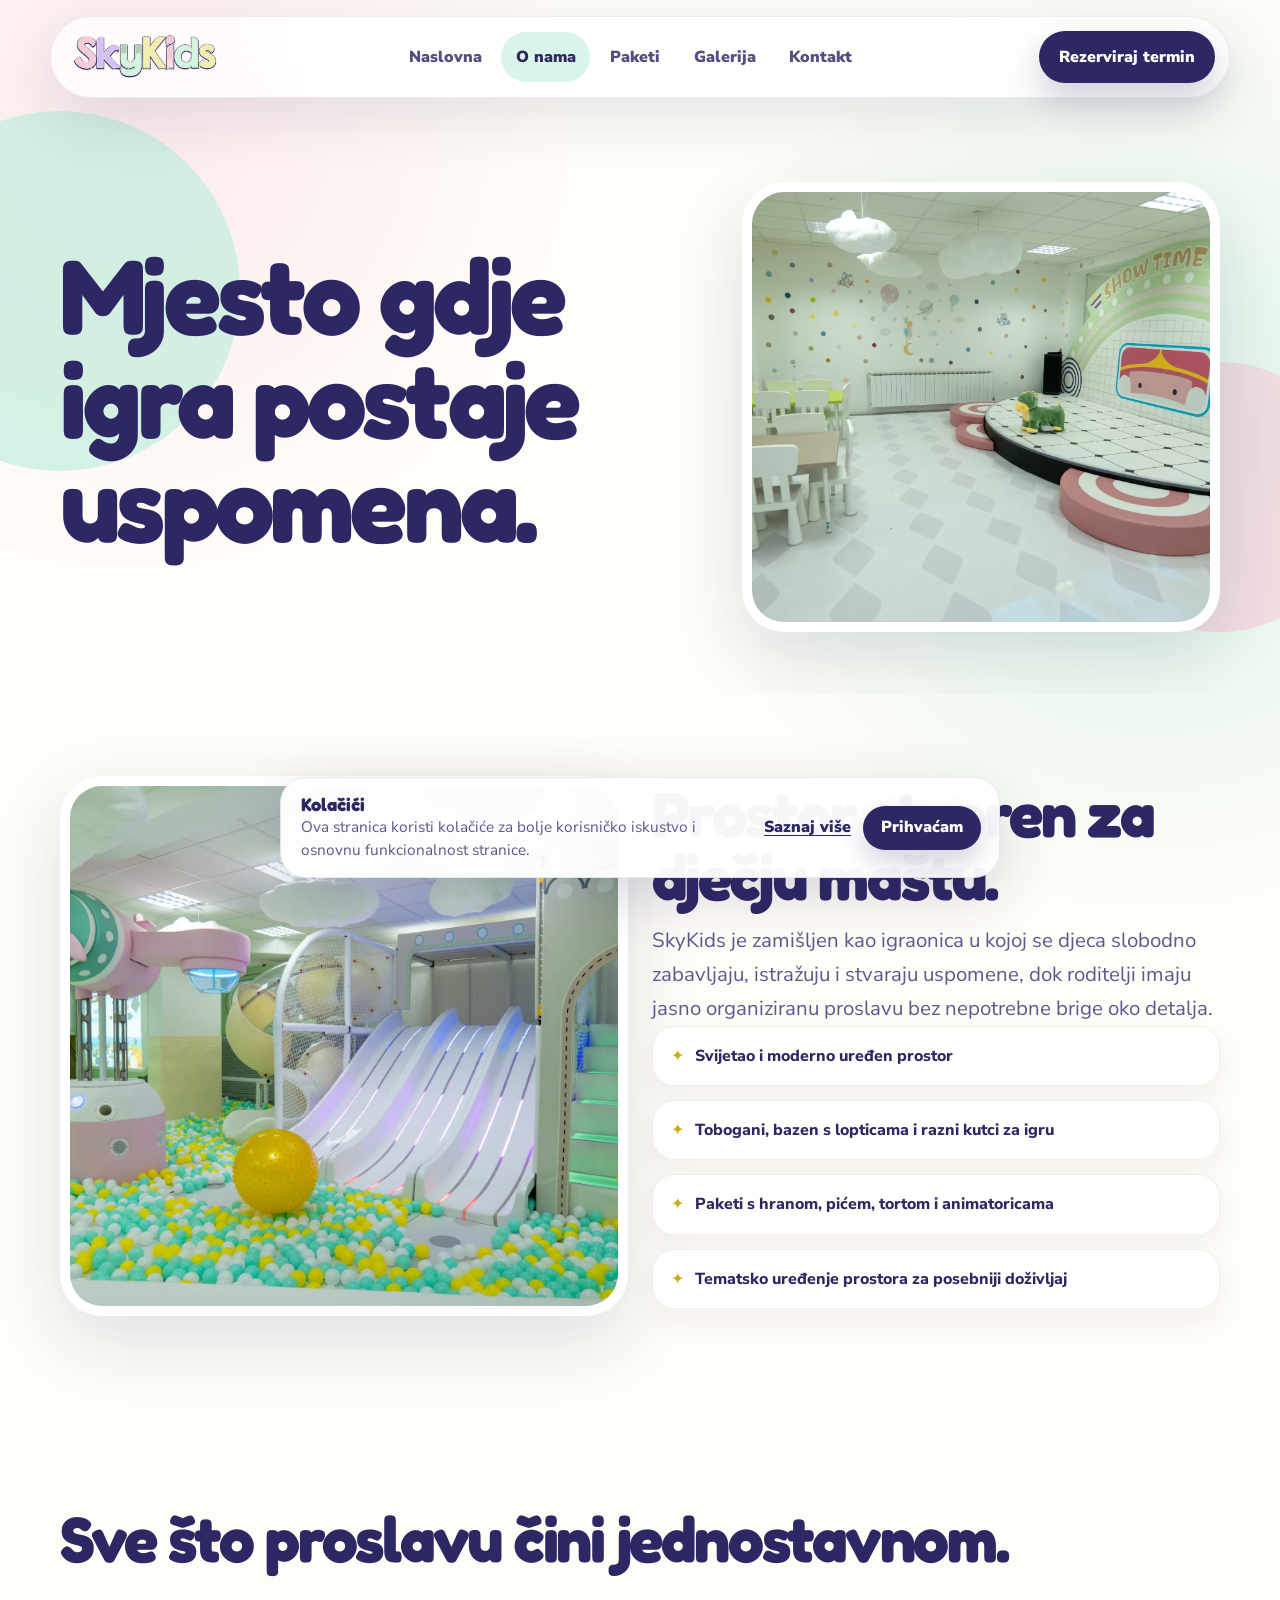
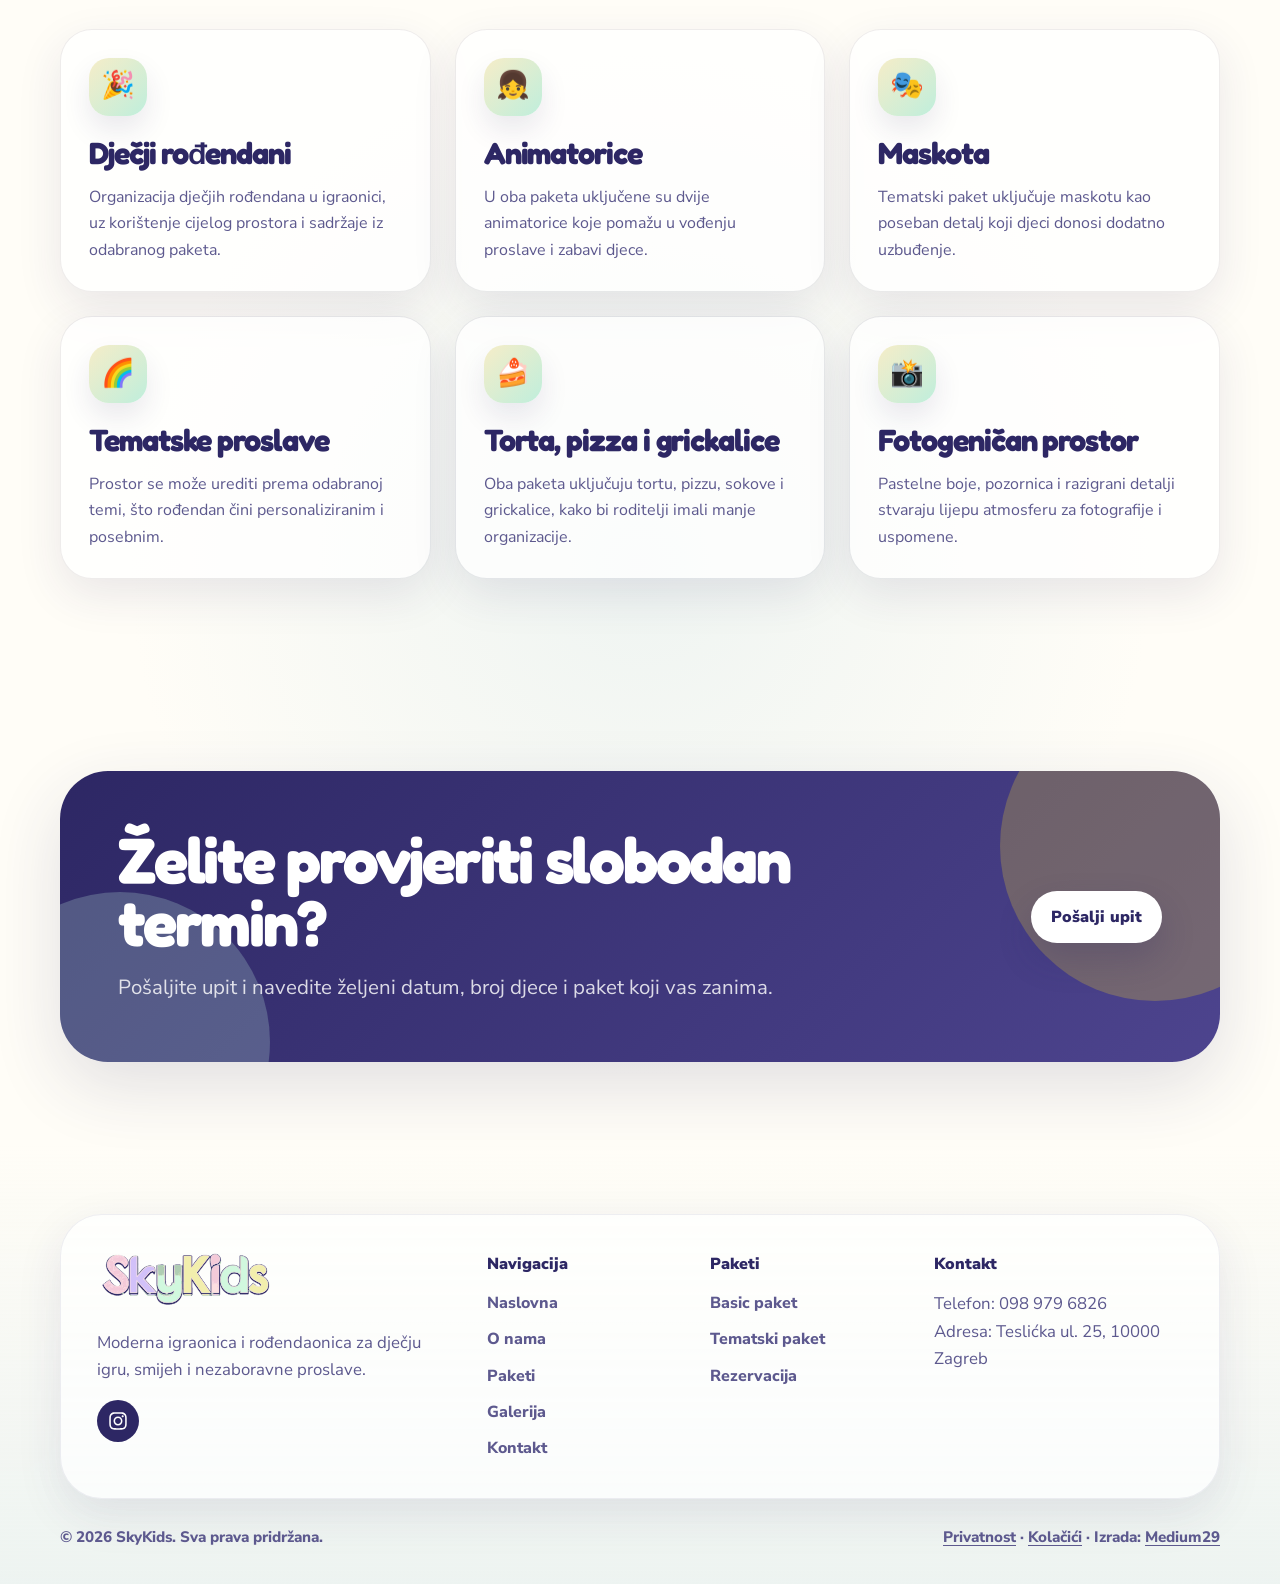
<file: o-nama/index.html>
<!doctype html>
<html lang="hr">
<head>
  <meta charset="utf-8">
  <meta name="viewport" content="width=device-width, initial-scale=1">
  <title>O nama | SkyKids igraonica i rođendaonica</title>
  <meta name="description" content="Upoznajte SkyKids, modernu dječju igraonicu i rođendaonicu za igru, proslave, animatorice, tematsko uređenje i bezbrižne dječje rođendane.">
  <link rel="canonical" href="https://skykids.hr/o-nama">
  <meta name="robots" content="index, follow">
  <meta property="og:title" content="O nama | SkyKids">
  <meta property="og:description" content="Moderna igraonica za dječju igru, rođendane i nezaboravne proslave.">
  <meta property="og:type" content="website">
  <meta property="og:image" content="https://skykids.hr/assets/img/fotografije/igraonica-08.avif">
  <meta name="theme-color" content="#BFEEDC">
  <link rel="icon" href="/assets/img/favicon.ico" sizes="any">
  <link rel="icon" type="image/png" sizes="32x32" href="/assets/img/favicon-32x32.png">
  <link rel="icon" type="image/png" sizes="16x16" href="/assets/img/favicon-16x16.png">
  <link rel="apple-touch-icon" sizes="180x180" href="/assets/img/apple-touch-icon.png">
<link rel="preconnect" href="https://fonts.googleapis.com"><link rel="preconnect" href="https://fonts.gstatic.com" crossorigin>
  <link href="https://fonts.googleapis.com/css2?family=Fredoka:wght@500;600;700&family=Nunito+Sans:wght@400;600;700;800;900;1000&display=swap" rel="stylesheet">
  <link rel="stylesheet" href="/assets/css/style.css">
  <link rel="manifest" href="site.webmanifest">
</head>
<body data-page="about">
  <a class="skip-link" href="#main">Preskoči na sadržaj</a>
  <header class="site-header" aria-label="Glavna navigacija"><div class="header-inner"><a class="brand" href="/" aria-label="SkyKids naslovna"><img decoding="async" class="brand-logo" src="/assets/img/logo.svg" alt="SkyKids logo"></a><nav class="nav" aria-label="Navigacija"><a href="/">Naslovna</a><a class="active" href="/o-nama">O nama</a><a href="/paketi">Paketi</a><a href="/galerija">Galerija</a><a href="/kontakt">Kontakt</a></nav><div class="header-actions"><a class="btn" href="/kontakt#rezervacija">Rezerviraj termin</a><button class="menu-toggle" type="button" aria-label="Otvori izbornik" aria-expanded="false"><span></span><span></span><span></span></button></div></div></header>
  <main id="main">
    <section class="page-hero">
      <span class="shape mint"></span><span class="shape pink"></span>
      <div class="container page-hero-grid">
        <div class="reveal">
          <h1>Mjesto gdje igra postaje uspomena.</h1>
          
        </div>
        <div class="page-hero-photo reveal"><img decoding="async" src="/assets/img/fotografije/igraonica-08.avif" alt="SkyKids rođendanski prostor s pozornicom i stolovima" loading="eager"></div>
      </div>
    </section>

    <section class="section compact">
      <div class="container grid two">
        <div class="feature-photo reveal"><img decoding="async" src="/assets/img/fotografije/igraonica-04.avif" alt="Bazen s lopticama i tobogan u dječjoj igraonici" loading="lazy"></div>
        <div class="reveal" style="align-self:center">
          <h2>Prostor stvoren za dječju maštu.</h2>
          <p class="lead">SkyKids je zamišljen kao igraonica u kojoj se djeca slobodno zabavljaju, istražuju i stvaraju uspomene, dok roditelji imaju jasno organiziranu proslavu bez nepotrebne brige oko detalja.</p>
          <ul class="feature-list clean">
            <li>Svijetao i moderno uređen prostor</li>
            <li>Tobogani, bazen s lopticama i razni kutci za igru</li>
            <li>Paketi s hranom, pićem, tortom i animatoricama</li>
            <li>Tematsko uređenje prostora za posebniji doživljaj</li>
          </ul>
        </div>
      </div>
    </section>

    <section class="section">
      <div class="container">
        <div class="section-head reveal">
          <div><h2>Sve što proslavu čini jednostavnom.</h2></div>
          
        </div>
        <div class="grid three">
          <article class="card reveal"><div class="card-icon">🎉</div><h3>Dječji rođendani</h3><p>Organizacija dječjih rođendana u igraonici, uz korištenje cijelog prostora i sadržaje iz odabranog paketa.</p></article>
          <article class="card reveal"><div class="card-icon">👧</div><h3>Animatorice</h3><p>U oba paketa uključene su dvije animatorice koje pomažu u vođenju proslave i zabavi djece.</p></article>
          <article class="card reveal"><div class="card-icon">🎭</div><h3>Maskota</h3><p>Tematski paket uključuje maskotu kao poseban detalj koji djeci donosi dodatno uzbuđenje.</p></article>
          <article class="card reveal"><div class="card-icon">🌈</div><h3>Tematske proslave</h3><p>Prostor se može urediti prema odabranoj temi, što rođendan čini personaliziranim i posebnim.</p></article>
          <article class="card reveal"><div class="card-icon">🍰</div><h3>Torta, pizza i grickalice</h3><p>Oba paketa uključuju tortu, pizzu, sokove i grickalice, kako bi roditelji imali manje organizacije.</p></article>
          <article class="card reveal"><div class="card-icon">📸</div><h3>Fotogeničan prostor</h3><p>Pastelne boje, pozornica i razigrani detalji stvaraju lijepu atmosferu za fotografije i uspomene.</p></article>
        </div>
      </div>
    </section>

    <section class="section compact">
      <div class="container">
        <div class="cta-band reveal"><div class="cta-content"><div><h2>Želite provjeriti slobodan termin?</h2><p class="lead">Pošaljite upit i navedite željeni datum, broj djece i paket koji vas zanima.</p></div><a class="btn" href="/kontakt#rezervacija">Pošalji upit</a></div></div>
      </div>
    </section>
  </main>
  <footer class="site-footer"><div class="container"><div class="footer-grid"><div><img decoding="async" class="footer-logo" src="/assets/img/logo.svg" alt="SkyKids logo"><p>Moderna igraonica i rođendaonica za dječju igru, smijeh i nezaboravne proslave.</p><div class="socials"><a href="https://www.instagram.com/igraonica.skykids/" target="_blank" rel="noopener" aria-label="Instagram" title="Instagram"><svg class="social-icon" viewBox="0 0 448 512" aria-hidden="true" focusable="false"><path fill="currentColor" d="M224.1 141c-63.6 0-114.9 51.3-114.9 114.9s51.3 114.9 114.9 114.9S339 319.5 339 255.9 287.7 141 224.1 141zm0 189.6c-41.1 0-74.7-33.5-74.7-74.7s33.5-74.7 74.7-74.7 74.7 33.5 74.7 74.7-33.6 74.7-74.7 74.7zm146.4-194.3c0 14.9-12 26.8-26.8 26.8-14.9 0-26.8-12-26.8-26.8s12-26.8 26.8-26.8 26.8 12 26.8 26.8zm76.1 27.2c-1.7-35.9-9.9-67.7-36.2-93.9-26.2-26.2-58-34.4-93.9-36.2-37-2.1-147.9-2.1-184.9 0-35.8 1.7-67.6 9.9-93.9 36.1s-34.4 58-36.2 93.9c-2.1 37-2.1 147.9 0 184.9 1.7 35.9 9.9 67.7 36.2 93.9s58 34.4 93.9 36.2c37 2.1 147.9 2.1 184.9 0 35.9-1.7 67.7-9.9 93.9-36.2 26.2-26.2 34.4-58 36.2-93.9 2.1-37 2.1-147.8 0-184.8zM398.8 388c-7.8 19.6-22.9 34.7-42.6 42.6-29.5 11.7-99.5 9-132.1 9s-102.7 2.6-132.1-9c-19.6-7.8-34.7-22.9-42.6-42.6-11.7-29.5-9-99.5-9-132.1s-2.6-102.7 9-132.1c7.8-19.6 22.9-34.7 42.6-42.6 29.5-11.7 99.5-9 132.1-9s102.7-2.6 132.1 9c19.6 7.8 34.7 22.9 42.6 42.6 11.7 29.5 9 99.5 9 132.1s2.7 102.7-9 132.1z"/></svg></a></div></div><div><div class="footer-title">Navigacija</div><div class="footer-links"><a href="/">Naslovna</a><a href="/o-nama">O nama</a><a href="/paketi">Paketi</a><a href="/galerija">Galerija</a><a href="/kontakt">Kontakt</a></div></div><div><div class="footer-title">Paketi</div><div class="footer-links"><a href="/paketi#basic">Basic paket</a><a href="/paketi#tematski">Tematski paket</a><a href="/kontakt#rezervacija">Rezervacija</a></div></div><div><div class="footer-title">Kontakt</div><p>Telefon: <a href="tel:+385989796826">098 979 6826</a><br>Adresa: Teslićka ul. 25, 10000 Zagreb</p></div></div><div class="copyright"><span>© 2026 SkyKids. Sva prava pridržana.</span><span><a href="/politika-privatnosti">Privatnost</a> · <a href="/kolacici">Kolačići</a> · Izrada: <a href="https://medium29.com/" target="_blank" rel="noopener">Medium29</a></span></div></div></footer>
  <script src="/assets/js/main.js"></script>
</body>
</html>
</file>
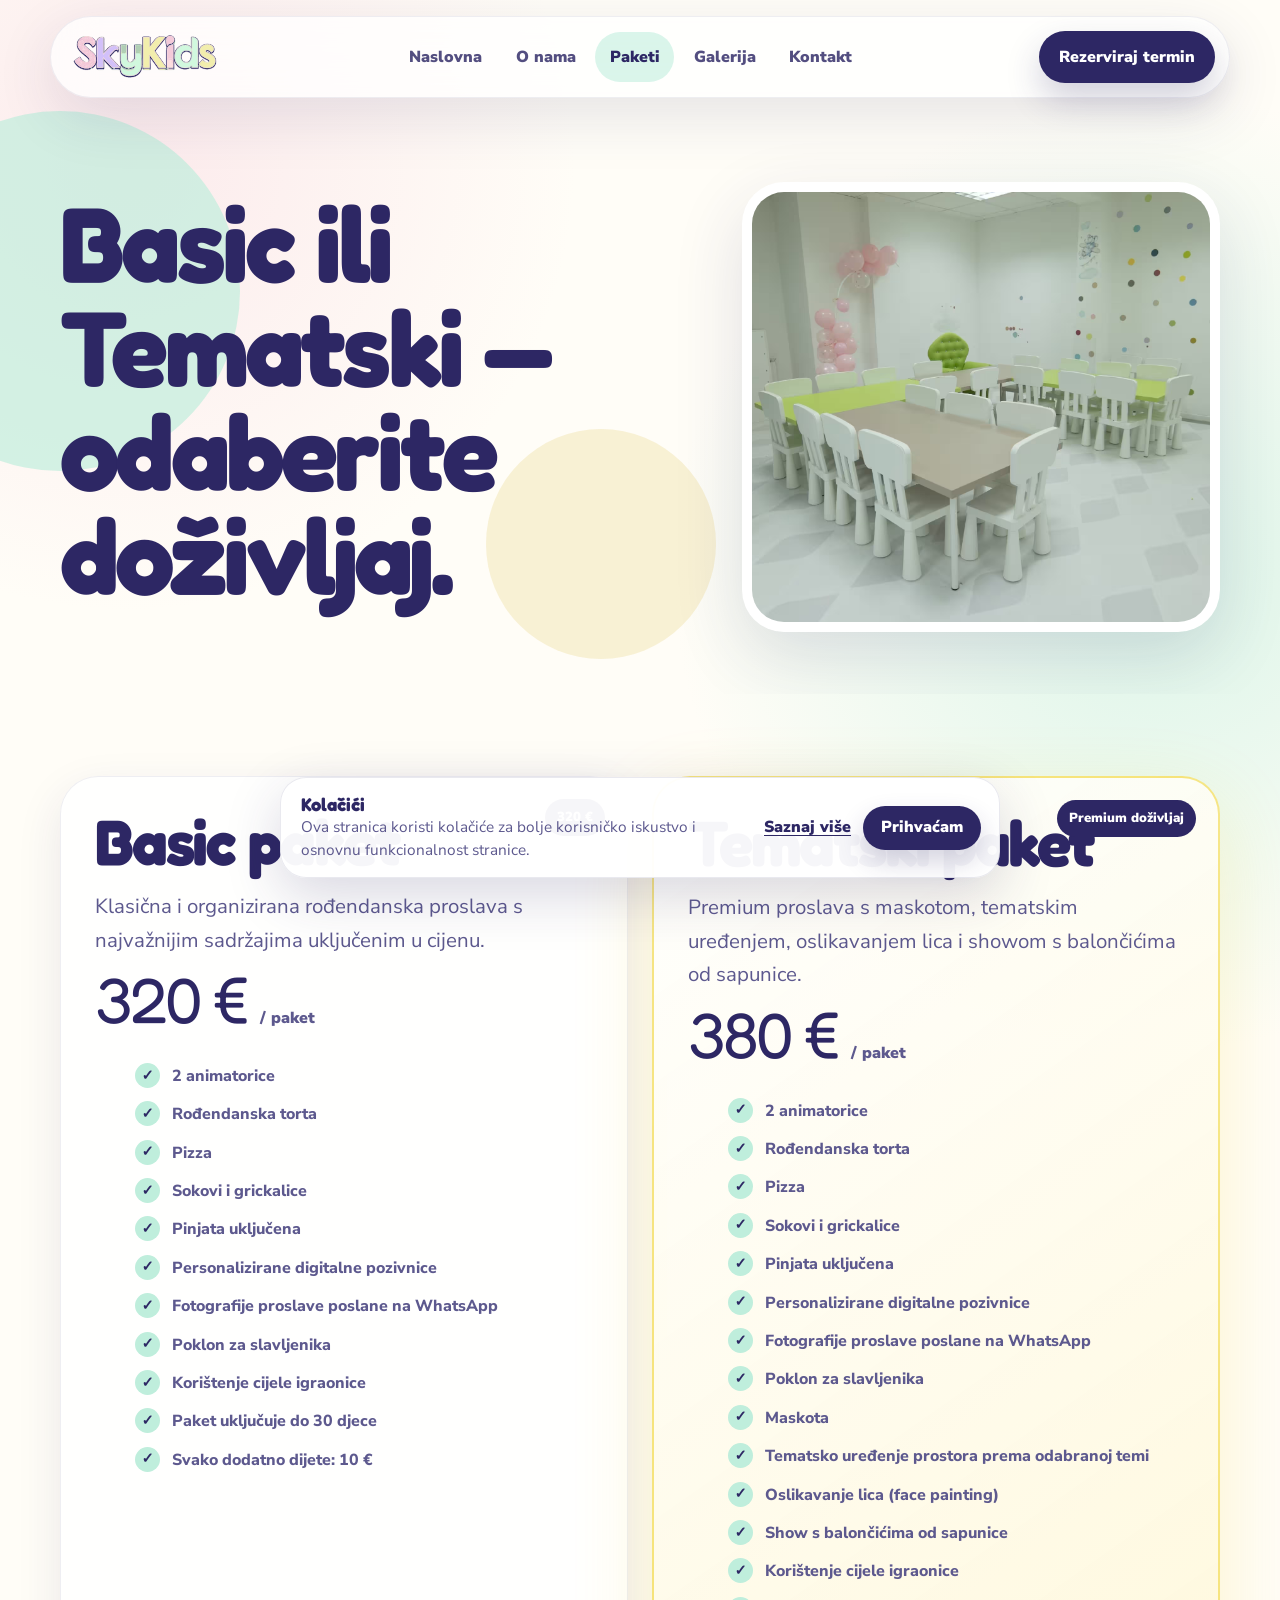
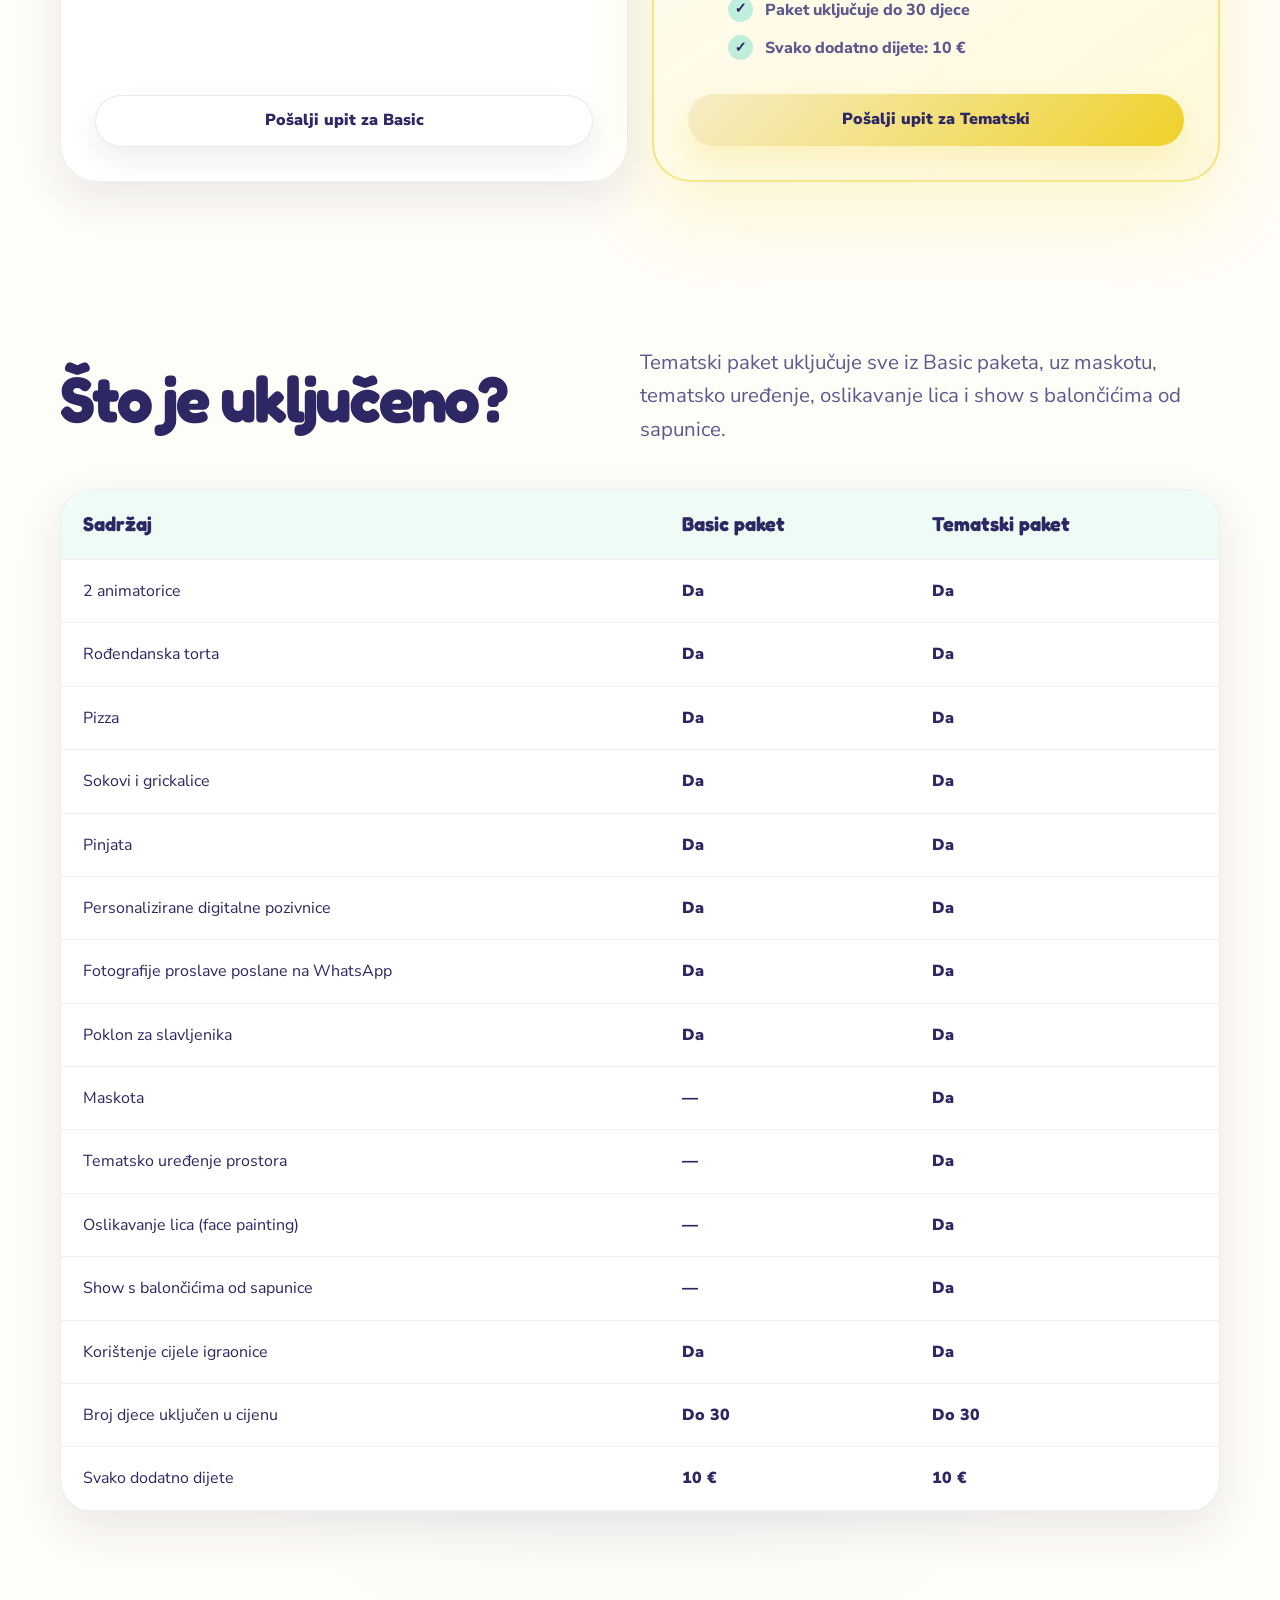
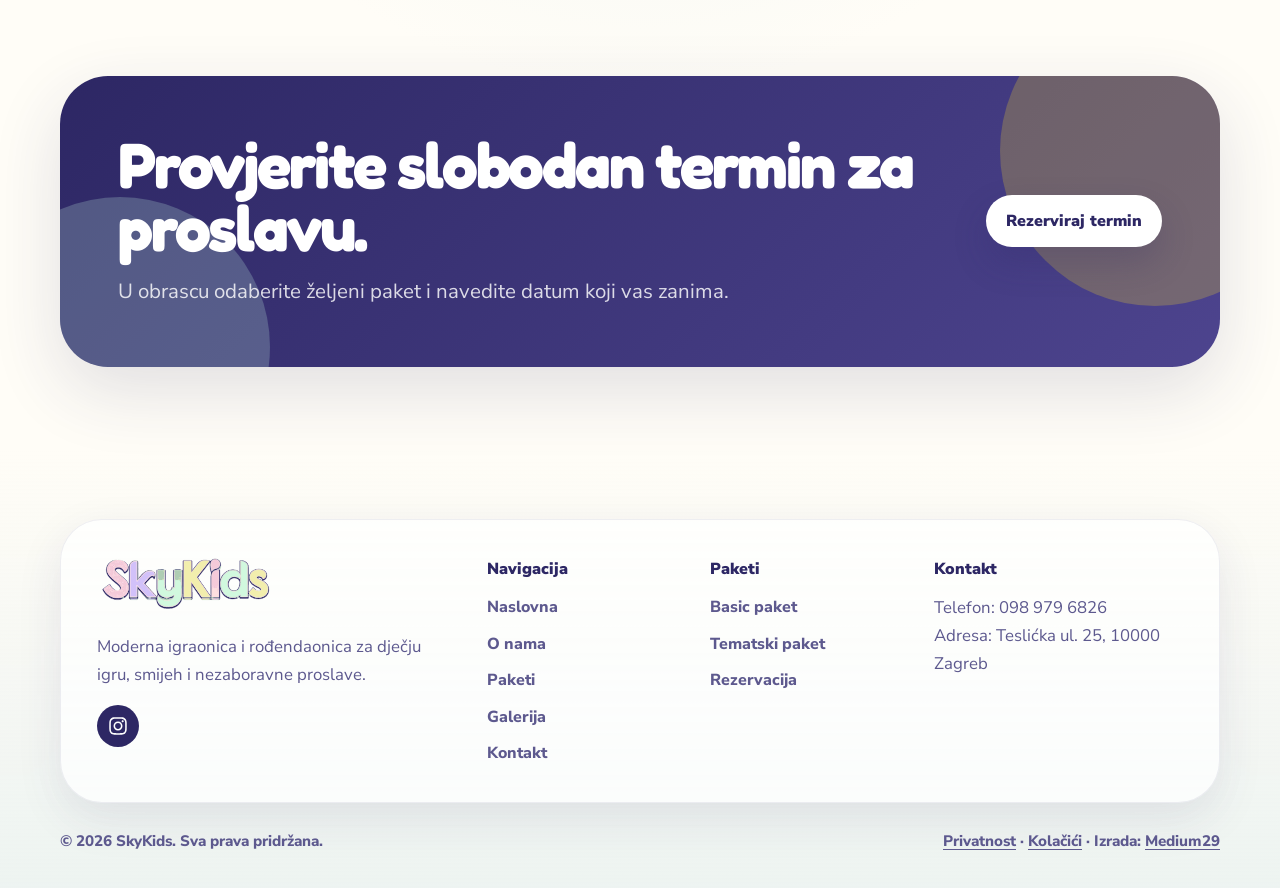
<file: paketi/index.html>
<!doctype html>
<html lang="hr">
<head>
  <meta charset="utf-8">
  <meta name="viewport" content="width=device-width, initial-scale=1">
  <title>Rođendanski paketi | SkyKids igraonica</title>
  <meta name="description" content="SkyKids rođendanski paketi za do 30 djece uključuju pinjatu, personalizirane digitalne pozivnice, fotografije proslave i poklon za slavljenika. Svako dodatno dijete naplaćuje se 10 €.">
  <link rel="canonical" href="https://skykids.hr/paketi">
  <meta name="robots" content="index, follow">
  <meta property="og:title" content="SkyKids rođendanski paketi">
  <meta property="og:description" content="Basic i Tematski paket za do 30 djece, uz pinjatu, digitalne pozivnice, fotografije proslave i poklon za slavljenika.">
  <meta property="og:type" content="website"><meta property="og:image" content="https://skykids.hr/assets/img/fotografije/igraonica-19.avif"><meta name="theme-color" content="#BFEEDC">
  <link rel="icon" href="/assets/img/favicon.ico" sizes="any">
  <link rel="icon" type="image/png" sizes="32x32" href="/assets/img/favicon-32x32.png">
  <link rel="icon" type="image/png" sizes="16x16" href="/assets/img/favicon-16x16.png">
  <link rel="apple-touch-icon" sizes="180x180" href="/assets/img/apple-touch-icon.png">
<link rel="preconnect" href="https://fonts.googleapis.com"><link rel="preconnect" href="https://fonts.gstatic.com" crossorigin>
  <link href="https://fonts.googleapis.com/css2?family=Fredoka:wght@500;600;700&family=Nunito+Sans:wght@400;600;700;800;900;1000&display=swap" rel="stylesheet"><link rel="stylesheet" href="/assets/css/style.css">
  <link rel="manifest" href="site.webmanifest">
</head>
<body data-page="packages">
  <a class="skip-link" href="#main">Preskoči na sadržaj</a>
  <header class="site-header" aria-label="Glavna navigacija"><div class="header-inner"><a class="brand" href="/" aria-label="SkyKids naslovna"><img decoding="async" class="brand-logo" src="/assets/img/logo.svg" alt="SkyKids logo"></a><nav class="nav" aria-label="Navigacija"><a href="/">Naslovna</a><a href="/o-nama">O nama</a><a class="active" href="/paketi">Paketi</a><a href="/galerija">Galerija</a><a href="/kontakt">Kontakt</a></nav><div class="header-actions"><a class="btn" href="/kontakt#rezervacija">Rezerviraj termin</a><button class="menu-toggle" type="button" aria-label="Otvori izbornik" aria-expanded="false"><span></span><span></span><span></span></button></div></div></header>
  <main id="main">
    <section class="page-hero"><span class="shape mint"></span><span class="shape cream"></span><div class="container page-hero-grid"><div class="reveal"><h1>Basic ili Tematski — odaberite doživljaj.</h1></div><div class="page-hero-photo reveal"><img decoding="async" src="/assets/img/fotografije/igraonica-19.avif" alt="Dječji stolovi za proslavu rođendana u SkyKids igraonici"></div></div></section>

    <section class="section compact">
      <div class="container grid two packages-wrap">
        <article class="package reveal" id="basic"><span class="package-badge">320 €</span><h2>Basic paket</h2><p class="lead">Klasična i organizirana rođendanska proslava s najvažnijim sadržajima uključenim u cijenu.</p><div class="price">320 € <small>/ paket</small></div><ul><li>2 animatorice</li><li>Rođendanska torta</li><li>Pizza</li><li>Sokovi i grickalice</li><li>Pinjata uključena</li><li>Personalizirane digitalne pozivnice</li><li>Fotografije proslave poslane na WhatsApp</li><li>Poklon za slavljenika</li><li>Korištenje cijele igraonice</li><li>Paket uključuje do 30 djece</li><li>Svako dodatno dijete: 10 €</li></ul><a class="btn ghost" href="/kontakt#rezervacija">Pošalji upit za Basic</a></article>
        <article class="package featured reveal" id="tematski"><span class="package-badge">Premium doživljaj</span><h2>Tematski paket</h2><p class="lead">Premium proslava s maskotom, tematskim uređenjem, oslikavanjem lica i showom s balončićima od sapunice.</p><div class="price">380 € <small>/ paket</small></div><ul><li>2 animatorice</li><li>Rođendanska torta</li><li>Pizza</li><li>Sokovi i grickalice</li><li>Pinjata uključena</li><li>Personalizirane digitalne pozivnice</li><li>Fotografije proslave poslane na WhatsApp</li><li>Poklon za slavljenika</li><li>Maskota</li><li>Tematsko uređenje prostora prema odabranoj temi</li><li>Oslikavanje lica (face painting)</li><li>Show s balončićima od sapunice</li><li>Korištenje cijele igraonice</li><li>Paket uključuje do 30 djece</li><li>Svako dodatno dijete: 10 €</li></ul><a class="btn secondary" href="/kontakt#rezervacija">Pošalji upit za Tematski</a></article>
      </div>
    </section>

    <section class="section compact">
      <div class="container">
        <div class="section-head reveal"><div><h2>Što je uključeno?</h2></div><p class="lead">Tematski paket uključuje sve iz Basic paketa, uz maskotu, tematsko uređenje, oslikavanje lica i show s balončićima od sapunice.</p></div>
        <div class="comparison reveal"><table><thead><tr><th>Sadržaj</th><th>Basic paket</th><th>Tematski paket</th></tr></thead><tbody><tr><td>2 animatorice</td><td>Da</td><td>Da</td></tr><tr><td>Rođendanska torta</td><td>Da</td><td>Da</td></tr><tr><td>Pizza</td><td>Da</td><td>Da</td></tr><tr><td>Sokovi i grickalice</td><td>Da</td><td>Da</td></tr><tr><td>Pinjata</td><td>Da</td><td>Da</td></tr><tr><td>Personalizirane digitalne pozivnice</td><td>Da</td><td>Da</td></tr><tr><td>Fotografije proslave poslane na WhatsApp</td><td>Da</td><td>Da</td></tr><tr><td>Poklon za slavljenika</td><td>Da</td><td>Da</td></tr><tr><td>Maskota</td><td>—</td><td>Da</td></tr><tr><td>Tematsko uređenje prostora</td><td>—</td><td>Da</td></tr><tr><td>Oslikavanje lica (face painting)</td><td>—</td><td>Da</td></tr><tr><td>Show s balončićima od sapunice</td><td>—</td><td>Da</td></tr><tr><td>Korištenje cijele igraonice</td><td>Da</td><td>Da</td></tr><tr><td>Broj djece uključen u cijenu</td><td>Do 30</td><td>Do 30</td></tr><tr><td>Svako dodatno dijete</td><td>10 €</td><td>10 €</td></tr></tbody></table></div>
      </div>
    </section>

    <section class="section compact"><div class="container"><div class="cta-band reveal"><div class="cta-content"><div><h2>Provjerite slobodan termin za proslavu.</h2><p class="lead">U obrascu odaberite željeni paket i navedite datum koji vas zanima.</p></div><a class="btn" href="/kontakt#rezervacija">Rezerviraj termin</a></div></div></div></section>
  </main>
  <footer class="site-footer"><div class="container"><div class="footer-grid"><div><img decoding="async" class="footer-logo" src="/assets/img/logo.svg" alt="SkyKids logo"><p>Moderna igraonica i rođendaonica za dječju igru, smijeh i nezaboravne proslave.</p><div class="socials"><a href="https://www.instagram.com/igraonica.skykids/" target="_blank" rel="noopener" aria-label="Instagram" title="Instagram"><svg class="social-icon" viewBox="0 0 448 512" aria-hidden="true" focusable="false"><path fill="currentColor" d="M224.1 141c-63.6 0-114.9 51.3-114.9 114.9s51.3 114.9 114.9 114.9S339 319.5 339 255.9 287.7 141 224.1 141zm0 189.6c-41.1 0-74.7-33.5-74.7-74.7s33.5-74.7 74.7-74.7 74.7 33.5 74.7 74.7-33.6 74.7-74.7 74.7zm146.4-194.3c0 14.9-12 26.8-26.8 26.8-14.9 0-26.8-12-26.8-26.8s12-26.8 26.8-26.8 26.8 12 26.8 26.8zm76.1 27.2c-1.7-35.9-9.9-67.7-36.2-93.9-26.2-26.2-58-34.4-93.9-36.2-37-2.1-147.9-2.1-184.9 0-35.8 1.7-67.6 9.9-93.9 36.1s-34.4 58-36.2 93.9c-2.1 37-2.1 147.9 0 184.9 1.7 35.9 9.9 67.7 36.2 93.9s58 34.4 93.9 36.2c37 2.1 147.9 2.1 184.9 0 35.9-1.7 67.7-9.9 93.9-36.2 26.2-26.2 34.4-58 36.2-93.9 2.1-37 2.1-147.8 0-184.8zM398.8 388c-7.8 19.6-22.9 34.7-42.6 42.6-29.5 11.7-99.5 9-132.1 9s-102.7 2.6-132.1-9c-19.6-7.8-34.7-22.9-42.6-42.6-11.7-29.5-9-99.5-9-132.1s-2.6-102.7 9-132.1c7.8-19.6 22.9-34.7 42.6-42.6 29.5-11.7 99.5-9 132.1-9s102.7-2.6 132.1 9c19.6 7.8 34.7 22.9 42.6 42.6 11.7 29.5 9 99.5 9 132.1s2.7 102.7-9 132.1z"/></svg></a></div></div><div><div class="footer-title">Navigacija</div><div class="footer-links"><a href="/">Naslovna</a><a href="/o-nama">O nama</a><a href="/paketi">Paketi</a><a href="/galerija">Galerija</a><a href="/kontakt">Kontakt</a></div></div><div><div class="footer-title">Paketi</div><div class="footer-links"><a href="#basic">Basic paket</a><a href="#tematski">Tematski paket</a><a href="/kontakt#rezervacija">Rezervacija</a></div></div><div><div class="footer-title">Kontakt</div><p>Telefon: <a href="tel:+385989796826">098 979 6826</a><br>Adresa: Teslićka ul. 25, 10000 Zagreb</p></div></div><div class="copyright"><span>© 2026 SkyKids. Sva prava pridržana.</span><span><a href="/politika-privatnosti">Privatnost</a> · <a href="/kolacici">Kolačići</a> · Izrada: <a href="https://medium29.com/" target="_blank" rel="noopener">Medium29</a></span></div></div></footer>
  <script src="/assets/js/main.js"></script>
</body>
</html>
</file>
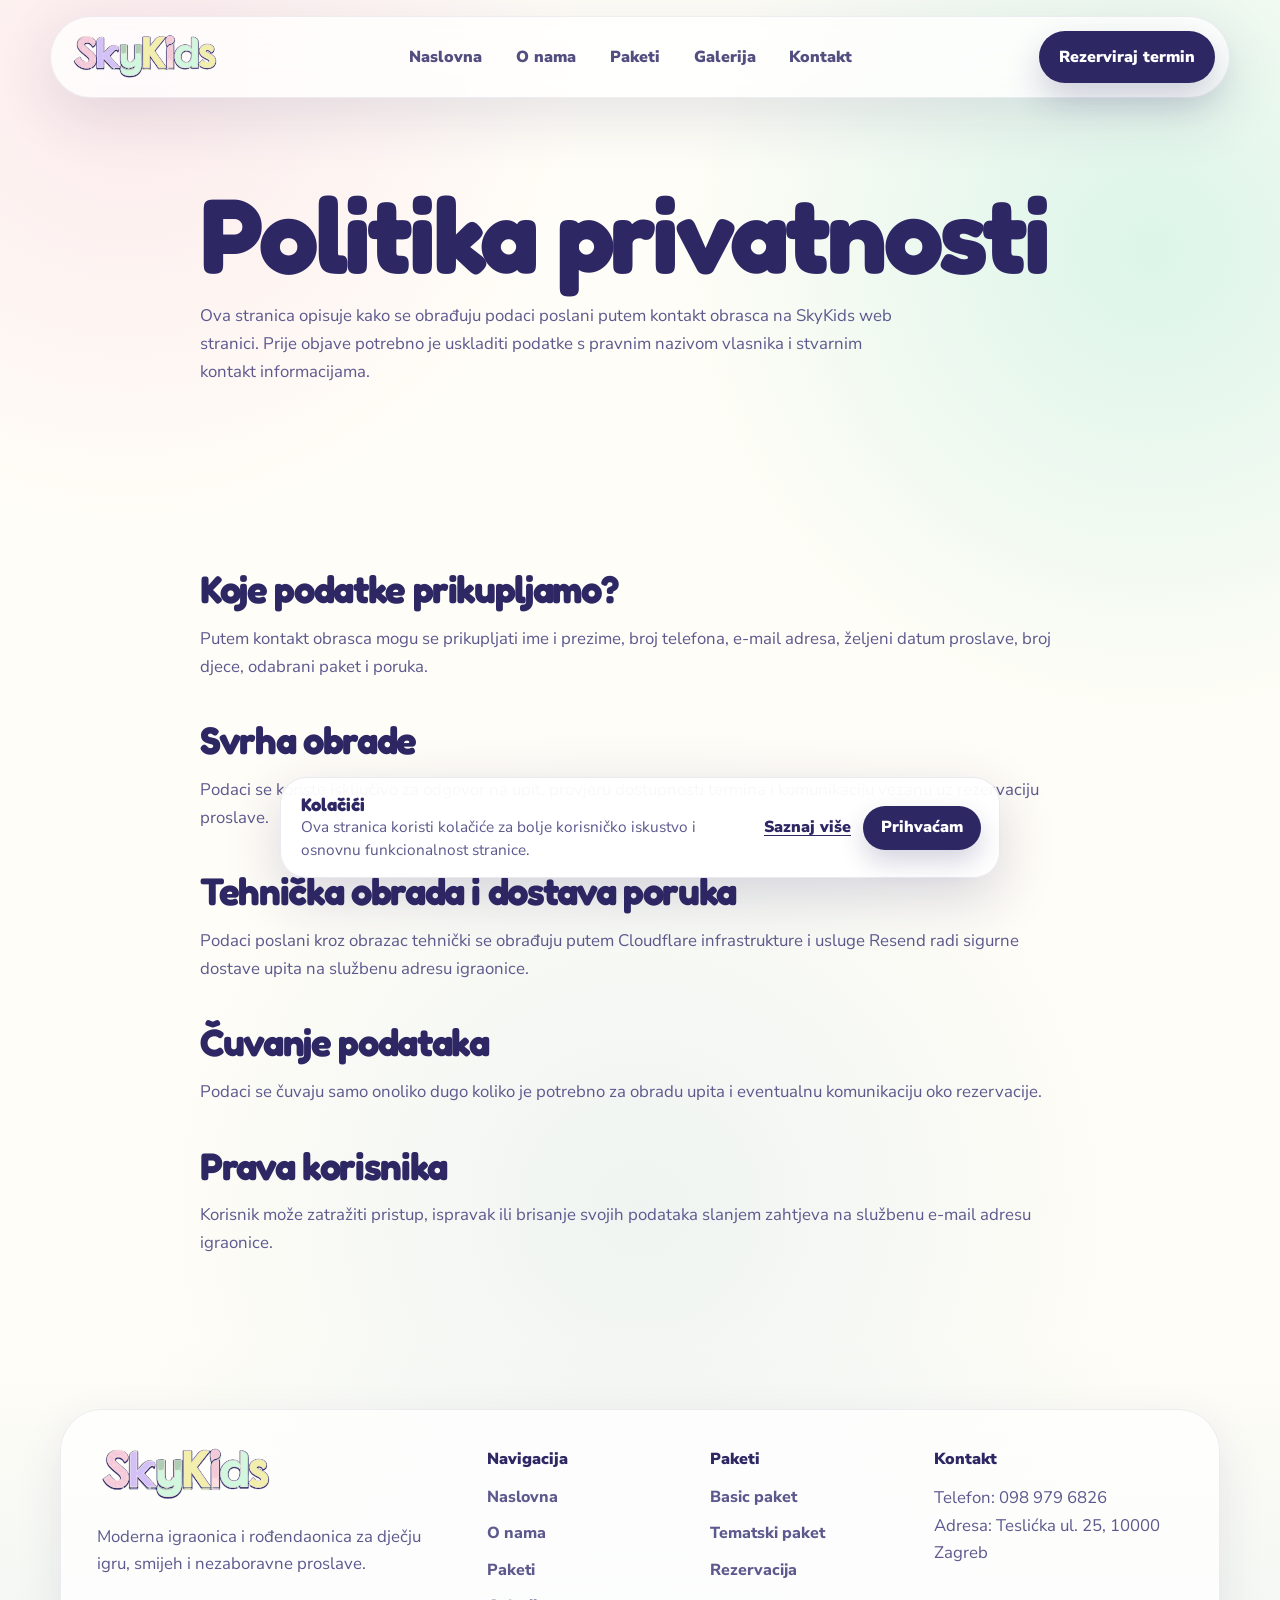
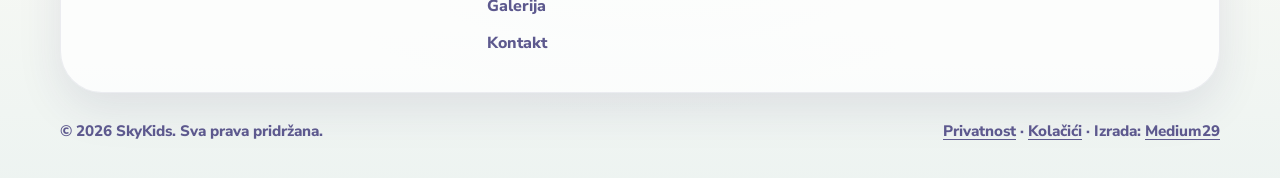
<file: politika-privatnosti/index.html>
<!doctype html>
<html lang="hr">
<head>
  <meta charset="utf-8"><meta name="viewport" content="width=device-width, initial-scale=1">
  <title>Politika privatnosti | SkyKids</title>
  <meta name="description" content="Politika privatnosti SkyKids web stranice i obrada podataka poslanih putem kontakt obrasca.">
  <link rel="canonical" href="https://skykids.hr/politika-privatnosti">
  <meta name="robots" content="noindex, follow"><meta name="theme-color" content="#BFEEDC">
  <link rel="icon" href="/assets/img/favicon.ico" sizes="any">
  <link rel="icon" type="image/png" sizes="32x32" href="/assets/img/favicon-32x32.png">
  <link rel="icon" type="image/png" sizes="16x16" href="/assets/img/favicon-16x16.png">
  <link rel="apple-touch-icon" sizes="180x180" href="/assets/img/apple-touch-icon.png">
<link rel="preconnect" href="https://fonts.googleapis.com"><link rel="preconnect" href="https://fonts.gstatic.com" crossorigin><link href="https://fonts.googleapis.com/css2?family=Fredoka:wght@500;600;700&family=Nunito+Sans:wght@400;600;700;800;900;1000&display=swap" rel="stylesheet"><link rel="stylesheet" href="/assets/css/style.css">
  <link rel="manifest" href="site.webmanifest">
</head>
<body data-page="privacy">
  <a class="skip-link" href="#main">Preskoči na sadržaj</a>
  <header class="site-header" aria-label="Glavna navigacija"><div class="header-inner"><a class="brand" href="/" aria-label="SkyKids naslovna"><img decoding="async" class="brand-logo" src="/assets/img/logo.svg" alt="SkyKids logo"></a><nav class="nav" aria-label="Navigacija"><a href="/">Naslovna</a><a href="/o-nama">O nama</a><a href="/paketi">Paketi</a><a href="/galerija">Galerija</a><a href="/kontakt">Kontakt</a></nav><div class="header-actions"><a class="btn" href="/kontakt#rezervacija">Rezerviraj termin</a><button class="menu-toggle" type="button" aria-label="Otvori izbornik" aria-expanded="false"><span></span><span></span><span></span></button></div></div></header>
  <main id="main"><section class="page-hero"><div class="container policy-content reveal"><h1>Politika privatnosti</h1><p class="lead">Ova stranica opisuje kako se obrađuju podaci poslani putem kontakt obrasca na SkyKids web stranici. Prije objave potrebno je uskladiti podatke s pravnim nazivom vlasnika i stvarnim kontakt informacijama.</p></div></section><section class="section compact"><div class="container policy-content reveal"><h2>Koje podatke prikupljamo?</h2><p>Putem kontakt obrasca mogu se prikupljati ime i prezime, broj telefona, e-mail adresa, željeni datum proslave, broj djece, odabrani paket i poruka.</p><h2>Svrha obrade</h2><p>Podaci se koriste isključivo za odgovor na upit, provjeru dostupnosti termina i komunikaciju vezanu uz rezervaciju proslave.</p><h2>Tehnička obrada i dostava poruka</h2><p>Podaci poslani kroz obrazac tehnički se obrađuju putem Cloudflare infrastrukture i usluge Resend radi sigurne dostave upita na službenu adresu igraonice.</p><h2>Čuvanje podataka</h2><p>Podaci se čuvaju samo onoliko dugo koliko je potrebno za obradu upita i eventualnu komunikaciju oko rezervacije.</p><h2>Prava korisnika</h2><p>Korisnik može zatražiti pristup, ispravak ili brisanje svojih podataka slanjem zahtjeva na službenu e-mail adresu igraonice.</p></div></section></main>
  <footer class="site-footer"><div class="container"><div class="footer-grid"><div><img decoding="async" class="footer-logo" src="/assets/img/logo.svg" alt="SkyKids logo"><p>Moderna igraonica i rođendaonica za dječju igru, smijeh i nezaboravne proslave.</p></div><div><div class="footer-title">Navigacija</div><div class="footer-links"><a href="/">Naslovna</a><a href="/o-nama">O nama</a><a href="/paketi">Paketi</a><a href="/galerija">Galerija</a><a href="/kontakt">Kontakt</a></div></div><div><div class="footer-title">Paketi</div><div class="footer-links"><a href="/paketi#basic">Basic paket</a><a href="/paketi#tematski">Tematski paket</a><a href="/kontakt#rezervacija">Rezervacija</a></div></div><div><div class="footer-title">Kontakt</div><p>Telefon: <a href="tel:+385989796826">098 979 6826</a><br>Adresa: Teslićka ul. 25, 10000 Zagreb</p></div></div><div class="copyright"><span>© 2026 SkyKids. Sva prava pridržana.</span><span><a href="/politika-privatnosti">Privatnost</a> · <a href="/kolacici">Kolačići</a> · Izrada: <a href="https://medium29.com/" target="_blank" rel="noopener">Medium29</a></span></div></div></footer><script src="/assets/js/main.js"></script>
</body></html>
</file>
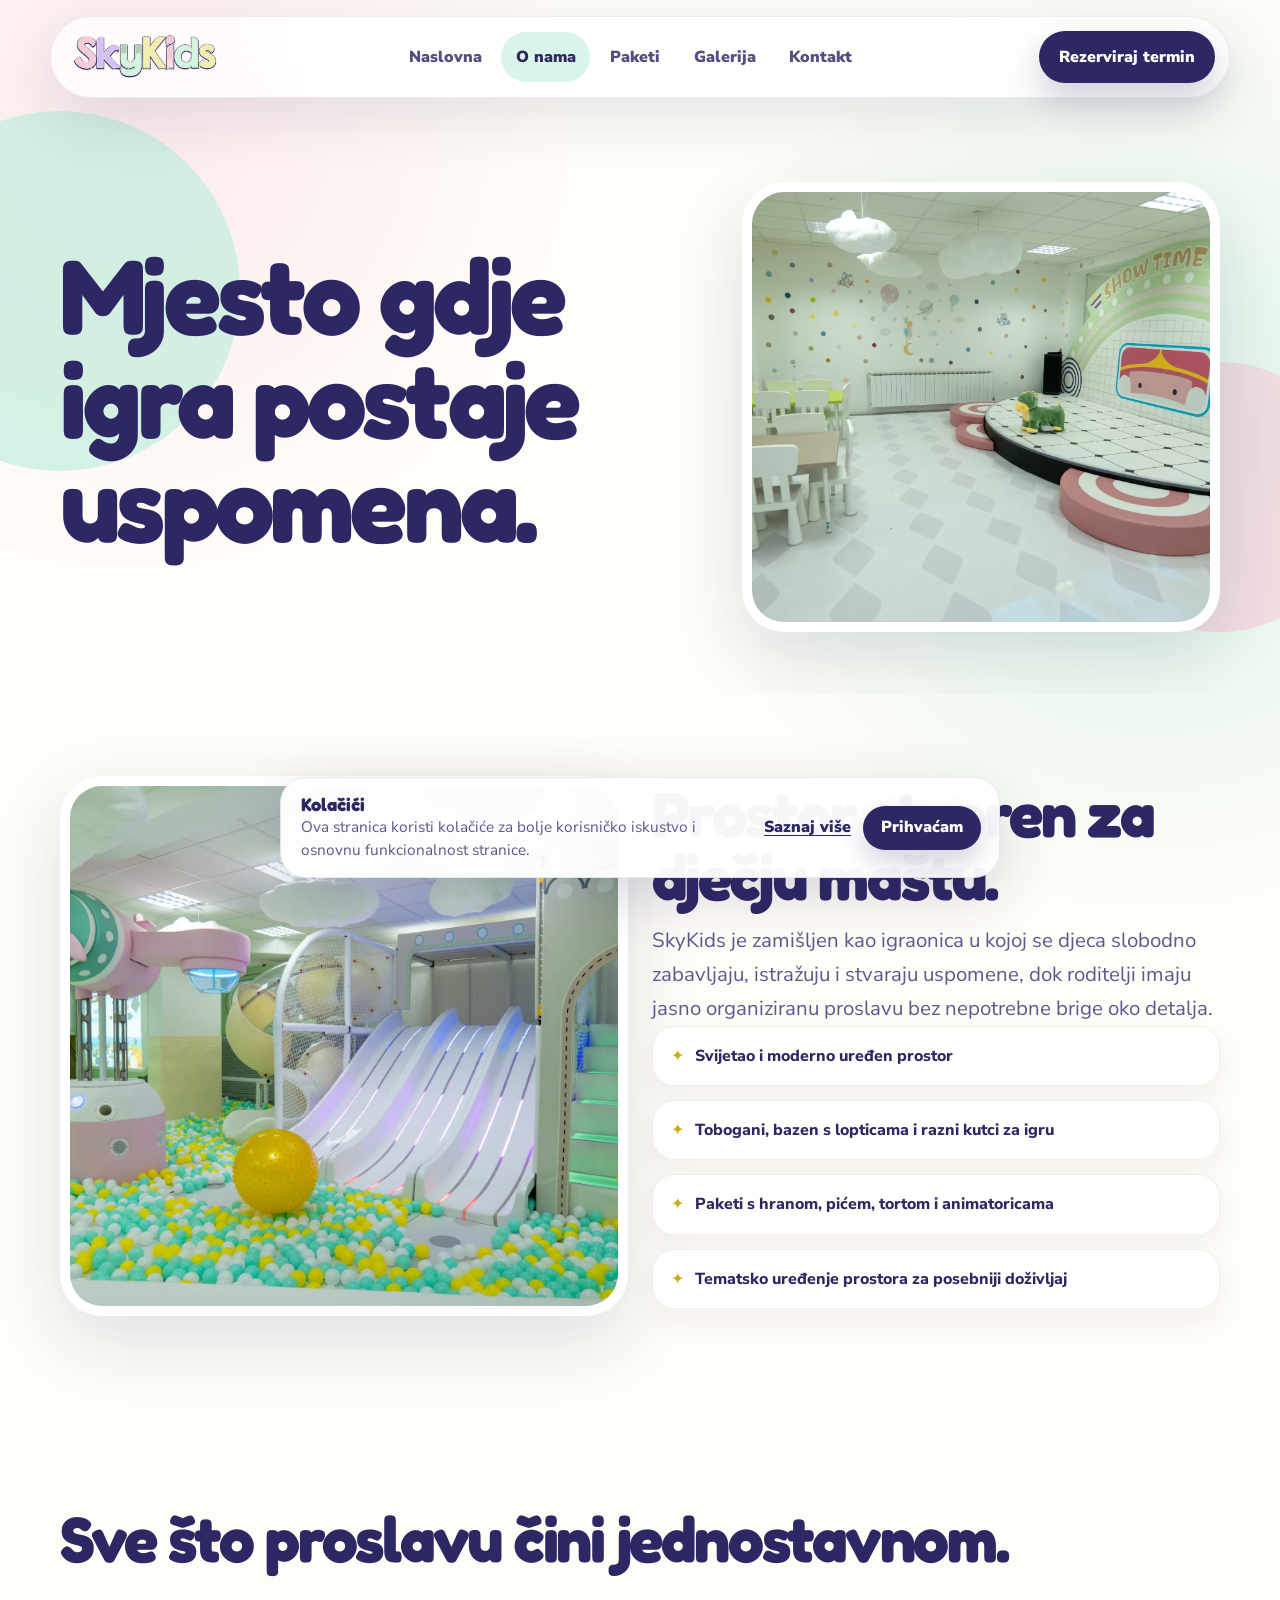
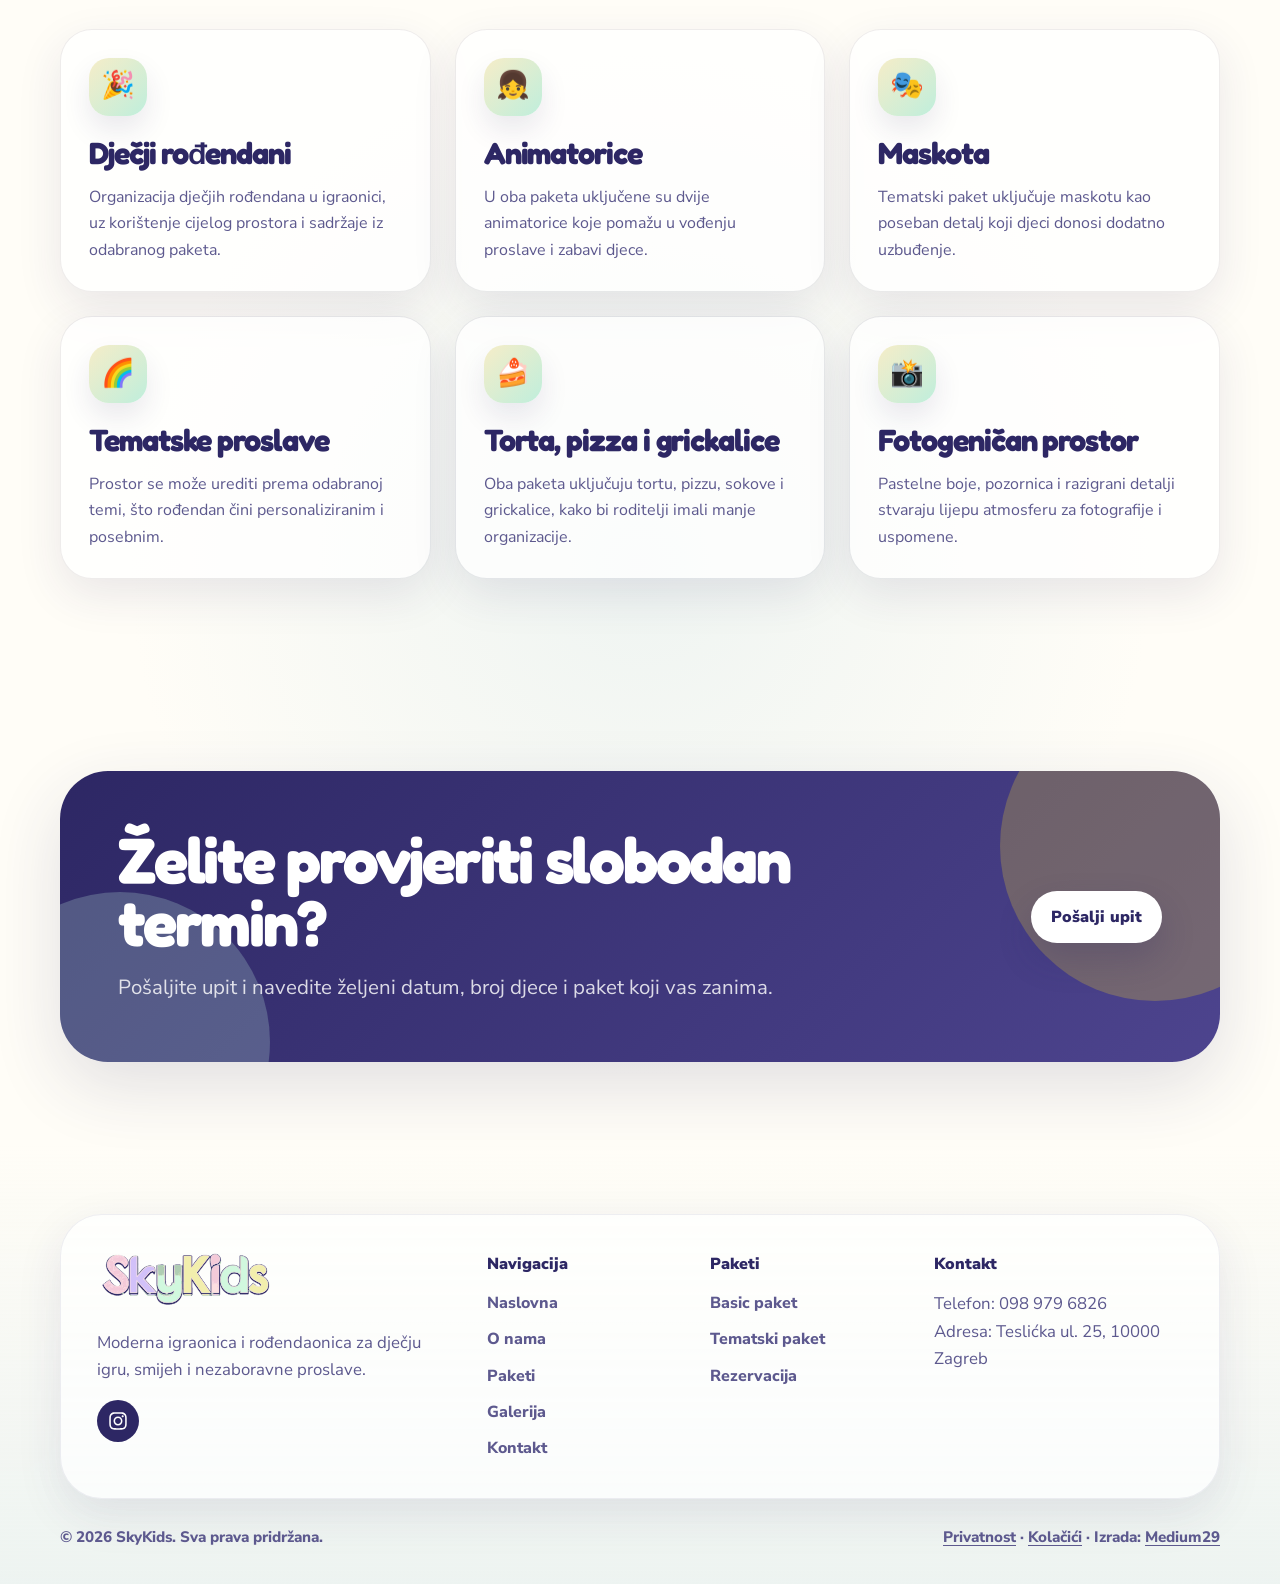
<file: o-nama.html>
<!doctype html>
<html lang="hr">
<head>
  <meta charset="utf-8">
  <meta name="viewport" content="width=device-width, initial-scale=1">
  <title>O nama | SkyKids igraonica i rođendaonica</title>
  <meta name="description" content="Upoznajte SkyKids, modernu dječju igraonicu i rođendaonicu za igru, proslave, animatorice, tematsko uređenje i bezbrižne dječje rođendane.">
  <link rel="canonical" href="https://skykids.hr/o-nama">
  <meta name="robots" content="index, follow">
  <meta property="og:title" content="O nama | SkyKids">
  <meta property="og:description" content="Moderna igraonica za dječju igru, rođendane i nezaboravne proslave.">
  <meta property="og:type" content="website">
  <meta property="og:image" content="https://skykids.hr/assets/img/fotografije/igraonica-08.avif">
  <meta name="theme-color" content="#BFEEDC">
  <link rel="icon" href="assets/img/favicon.ico" sizes="any">
  <link rel="icon" type="image/png" sizes="32x32" href="assets/img/favicon-32x32.png">
  <link rel="icon" type="image/png" sizes="16x16" href="assets/img/favicon-16x16.png">
  <link rel="apple-touch-icon" sizes="180x180" href="assets/img/apple-touch-icon.png">
<link rel="preconnect" href="https://fonts.googleapis.com"><link rel="preconnect" href="https://fonts.gstatic.com" crossorigin>
  <link href="https://fonts.googleapis.com/css2?family=Fredoka:wght@500;600;700&family=Nunito+Sans:wght@400;600;700;800;900;1000&display=swap" rel="stylesheet">
  <link rel="stylesheet" href="assets/css/style.css">
  <link rel="manifest" href="site.webmanifest">
</head>
<body data-page="about">
  <a class="skip-link" href="#main">Preskoči na sadržaj</a>
  <header class="site-header" aria-label="Glavna navigacija"><div class="header-inner"><a class="brand" href="/" aria-label="SkyKids naslovna"><img decoding="async" class="brand-logo" src="assets/img/logo.svg" alt="SkyKids logo"></a><nav class="nav" aria-label="Navigacija"><a href="/">Naslovna</a><a class="active" href="/o-nama">O nama</a><a href="/paketi">Paketi</a><a href="/galerija">Galerija</a><a href="/kontakt">Kontakt</a></nav><div class="header-actions"><a class="btn" href="/kontakt#rezervacija">Rezerviraj termin</a><button class="menu-toggle" type="button" aria-label="Otvori izbornik" aria-expanded="false"><span></span><span></span><span></span></button></div></div></header>
  <main id="main">
    <section class="page-hero">
      <span class="shape mint"></span><span class="shape pink"></span>
      <div class="container page-hero-grid">
        <div class="reveal">
          <h1>Mjesto gdje igra postaje uspomena.</h1>
          
        </div>
        <div class="page-hero-photo reveal"><img decoding="async" src="assets/img/fotografije/igraonica-08.avif" alt="SkyKids rođendanski prostor s pozornicom i stolovima" loading="eager"></div>
      </div>
    </section>

    <section class="section compact">
      <div class="container grid two">
        <div class="feature-photo reveal"><img decoding="async" src="assets/img/fotografije/igraonica-04.avif" alt="Bazen s lopticama i tobogan u dječjoj igraonici" loading="lazy"></div>
        <div class="reveal" style="align-self:center">
          <h2>Prostor stvoren za dječju maštu.</h2>
          <p class="lead">SkyKids je zamišljen kao igraonica u kojoj se djeca slobodno zabavljaju, istražuju i stvaraju uspomene, dok roditelji imaju jasno organiziranu proslavu bez nepotrebne brige oko detalja.</p>
          <ul class="feature-list clean">
            <li>Svijetao i moderno uređen prostor</li>
            <li>Tobogani, bazen s lopticama i razni kutci za igru</li>
            <li>Paketi s hranom, pićem, tortom i animatoricama</li>
            <li>Tematsko uređenje prostora za posebniji doživljaj</li>
          </ul>
        </div>
      </div>
    </section>

    <section class="section">
      <div class="container">
        <div class="section-head reveal">
          <div><h2>Sve što proslavu čini jednostavnom.</h2></div>
          
        </div>
        <div class="grid three">
          <article class="card reveal"><div class="card-icon">🎉</div><h3>Dječji rođendani</h3><p>Organizacija dječjih rođendana u igraonici, uz korištenje cijelog prostora i sadržaje iz odabranog paketa.</p></article>
          <article class="card reveal"><div class="card-icon">👧</div><h3>Animatorice</h3><p>U oba paketa uključene su dvije animatorice koje pomažu u vođenju proslave i zabavi djece.</p></article>
          <article class="card reveal"><div class="card-icon">🎭</div><h3>Maskota</h3><p>Tematski paket uključuje maskotu kao poseban detalj koji djeci donosi dodatno uzbuđenje.</p></article>
          <article class="card reveal"><div class="card-icon">🌈</div><h3>Tematske proslave</h3><p>Prostor se može urediti prema odabranoj temi, što rođendan čini personaliziranim i posebnim.</p></article>
          <article class="card reveal"><div class="card-icon">🍰</div><h3>Torta, pizza i grickalice</h3><p>Oba paketa uključuju tortu, pizzu, sokove i grickalice, kako bi roditelji imali manje organizacije.</p></article>
          <article class="card reveal"><div class="card-icon">📸</div><h3>Fotogeničan prostor</h3><p>Pastelne boje, pozornica i razigrani detalji stvaraju lijepu atmosferu za fotografije i uspomene.</p></article>
        </div>
      </div>
    </section>

    <section class="section compact">
      <div class="container">
        <div class="cta-band reveal"><div class="cta-content"><div><h2>Želite provjeriti slobodan termin?</h2><p class="lead">Pošaljite upit i navedite željeni datum, broj djece i paket koji vas zanima.</p></div><a class="btn" href="/kontakt#rezervacija">Pošalji upit</a></div></div>
      </div>
    </section>
  </main>
  <footer class="site-footer"><div class="container"><div class="footer-grid"><div><img decoding="async" class="footer-logo" src="assets/img/logo.svg" alt="SkyKids logo"><p>Moderna igraonica i rođendaonica za dječju igru, smijeh i nezaboravne proslave.</p><div class="socials"><a href="https://www.instagram.com/igraonica.skykids/" target="_blank" rel="noopener" aria-label="Instagram" title="Instagram"><svg class="social-icon" viewBox="0 0 448 512" aria-hidden="true" focusable="false"><path fill="currentColor" d="M224.1 141c-63.6 0-114.9 51.3-114.9 114.9s51.3 114.9 114.9 114.9S339 319.5 339 255.9 287.7 141 224.1 141zm0 189.6c-41.1 0-74.7-33.5-74.7-74.7s33.5-74.7 74.7-74.7 74.7 33.5 74.7 74.7-33.6 74.7-74.7 74.7zm146.4-194.3c0 14.9-12 26.8-26.8 26.8-14.9 0-26.8-12-26.8-26.8s12-26.8 26.8-26.8 26.8 12 26.8 26.8zm76.1 27.2c-1.7-35.9-9.9-67.7-36.2-93.9-26.2-26.2-58-34.4-93.9-36.2-37-2.1-147.9-2.1-184.9 0-35.8 1.7-67.6 9.9-93.9 36.1s-34.4 58-36.2 93.9c-2.1 37-2.1 147.9 0 184.9 1.7 35.9 9.9 67.7 36.2 93.9s58 34.4 93.9 36.2c37 2.1 147.9 2.1 184.9 0 35.9-1.7 67.7-9.9 93.9-36.2 26.2-26.2 34.4-58 36.2-93.9 2.1-37 2.1-147.8 0-184.8zM398.8 388c-7.8 19.6-22.9 34.7-42.6 42.6-29.5 11.7-99.5 9-132.1 9s-102.7 2.6-132.1-9c-19.6-7.8-34.7-22.9-42.6-42.6-11.7-29.5-9-99.5-9-132.1s-2.6-102.7 9-132.1c7.8-19.6 22.9-34.7 42.6-42.6 29.5-11.7 99.5-9 132.1-9s102.7-2.6 132.1 9c19.6 7.8 34.7 22.9 42.6 42.6 11.7 29.5 9 99.5 9 132.1s2.7 102.7-9 132.1z"/></svg></a></div></div><div><div class="footer-title">Navigacija</div><div class="footer-links"><a href="/">Naslovna</a><a href="/o-nama">O nama</a><a href="/paketi">Paketi</a><a href="/galerija">Galerija</a><a href="/kontakt">Kontakt</a></div></div><div><div class="footer-title">Paketi</div><div class="footer-links"><a href="/paketi#basic">Basic paket</a><a href="/paketi#tematski">Tematski paket</a><a href="/kontakt#rezervacija">Rezervacija</a></div></div><div><div class="footer-title">Kontakt</div><p>Telefon: <a href="tel:+385989796826">098 979 6826</a><br>Adresa: Teslićka ul. 25, 10000 Zagreb</p></div></div><div class="copyright"><span>© 2026 SkyKids. Sva prava pridržana.</span><span><a href="/politika-privatnosti">Privatnost</a> · <a href="/kolacici">Kolačići</a> · Izrada: <a href="https://medium29.com/" target="_blank" rel="noopener">Medium29</a></span></div></div></footer>
  <script src="assets/js/main.js"></script>
</body>
</html>
</file>
<file: assets/css/style.css>
:root{
  --ink:#2D2764;
  --ink-soft:#5d598e;
  --mint:#BFEEDC;
  --mint-2:#E8F9F1;
  --blue:#D8E8EA;
  --cream:#F6EDC8;
  --cream-2:#FFF8DA;
  --pink:#F6C8D8;
  --pink-2:#FFF0F6;
  --yellow:#EFD129;
  --white:#FFFDF7;
  --surface:#ffffff;
  --shadow:0 24px 70px rgba(45,39,100,.14);
  --shadow-soft:0 16px 45px rgba(45,39,100,.10);
  --radius:32px;
  --radius-sm:20px;
  --container:min(1160px, calc(100% - 40px));
  --header-h:82px;
}

*{box-sizing:border-box}
html{scroll-behavior:smooth; overflow-x:hidden;}
body{
  margin:0;
  font-family:'Nunito Sans', system-ui, -apple-system, BlinkMacSystemFont, 'Segoe UI', sans-serif;
  color:var(--ink);
  background:
    radial-gradient(circle at 10% 4%, rgba(246,200,216,.35), transparent 28rem),
    radial-gradient(circle at 90% 14%, rgba(191,238,220,.55), transparent 30rem),
    radial-gradient(circle at 50% 68%, rgba(216,232,234,.42), transparent 32rem),
    var(--white);
  line-height:1.65;
  overflow-x:hidden;
}
body.menu-open{overflow:hidden;}
img{max-width:100%;display:block}
a{color:inherit;text-decoration:none}
button,input,select,textarea{font:inherit}
::selection{background:var(--yellow);color:var(--ink)}

.skip-link{
  position:absolute;left:1rem;top:-5rem;z-index:9999;background:var(--ink);color:white;padding:.75rem 1rem;border-radius:999px;
}
.skip-link:focus{top:1rem}

.container{width:var(--container);margin-inline:auto}
.section{padding:110px 0;position:relative}
.section.compact{padding:82px 0}
.eyebrow{
  display:inline-flex;align-items:center;gap:.55rem;
  color:var(--ink);font-weight:900;font-size:.82rem;letter-spacing:.08em;text-transform:uppercase;
  background:rgba(255,255,255,.72);border:1px solid rgba(45,39,100,.08);box-shadow:0 10px 30px rgba(45,39,100,.06);
  padding:.55rem .8rem;border-radius:999px;
}
.eyebrow::before{content:'';width:.55rem;height:.55rem;border-radius:999px;background:var(--yellow);box-shadow:0 0 0 6px rgba(239,209,41,.18)}
h1,h2,h3{
  font-family:'Fredoka', 'Nunito Sans', system-ui, sans-serif;
  margin:0 0 1rem;line-height:.98;letter-spacing:-.035em;color:var(--ink);
}
h1{font-size:clamp(3.3rem,8.3vw,7.8rem)}
h2{font-size:clamp(2.4rem,5vw,5.2rem)}
h3{font-size:clamp(1.4rem,2.4vw,2rem)}
p{margin:0;color:var(--ink-soft);font-size:1.05rem}
.lead{font-size:clamp(1.08rem,1.9vw,1.28rem);max-width:710px}
.text-center{text-align:center}
.text-center .lead{margin-inline:auto}
.grid{display:grid;gap:24px}
.two{grid-template-columns:repeat(2,minmax(0,1fr))}
.three{grid-template-columns:repeat(3,minmax(0,1fr))}
.four{grid-template-columns:repeat(4,minmax(0,1fr))}

.btn{
  display:inline-flex;align-items:center;justify-content:center;gap:.65rem;
  min-height:52px;padding:0 1.25rem;border-radius:999px;border:0;cursor:pointer;font-weight:900;
  background:var(--ink);color:white;box-shadow:0 16px 34px rgba(45,39,100,.22);
  transition:transform .25s ease, box-shadow .25s ease, background .25s ease;
}
.btn:hover{transform:translateY(-3px);box-shadow:0 22px 48px rgba(45,39,100,.26)}
.btn.secondary{background:linear-gradient(135deg,var(--cream),var(--yellow));color:var(--ink);box-shadow:0 16px 34px rgba(239,209,41,.22)}
.btn.ghost{background:rgba(255,255,255,.78);color:var(--ink);border:1px solid rgba(45,39,100,.10);box-shadow:0 12px 26px rgba(45,39,100,.08)}
.btn.full{width:100%}

.site-header{
  position:fixed;top:16px;left:0;right:0;z-index:1000;pointer-events:none;transition:opacity .45s ease, transform .45s ease;
}
body[data-page="home"] .site-header{opacity:0;transform:translateY(-14px);}
body[data-page="home"] .site-header.is-visible{opacity:1;transform:translateY(0);}
.header-inner{
  pointer-events:auto;width:min(1180px,calc(100% - 28px));margin-inline:auto;height:var(--header-h);
  display:flex;align-items:center;justify-content:space-between;gap:1rem;
  padding:.75rem .9rem .75rem 1.1rem;border-radius:999px;
  background:rgba(255,255,255,.74);backdrop-filter:blur(20px);-webkit-backdrop-filter:blur(20px);
  border:1px solid rgba(45,39,100,.08);box-shadow:0 18px 60px rgba(45,39,100,.12);
}
.brand{display:flex;align-items:center;gap:.85rem;min-width:0}
.brand-logo{width:154px;height:auto;display:block}
.nav{display:flex;align-items:center;gap:.28rem}
.nav a{padding:.75rem .92rem;border-radius:999px;font-weight:900;color:rgba(45,39,100,.82);transition:background .2s ease,color .2s ease}
.nav a:hover,.nav a.active{background:rgba(191,238,220,.58);color:var(--ink)}
.header-actions{display:flex;align-items:center;gap:.7rem}
.menu-toggle{display:none;width:48px;height:48px;border-radius:999px;border:0;background:var(--ink);position:relative;cursor:pointer;box-shadow:0 14px 28px rgba(45,39,100,.20)}
.menu-toggle span{position:absolute;left:14px;right:14px;height:2px;background:white;border-radius:999px;transition:transform .25s ease, top .25s ease, opacity .25s ease}
.menu-toggle span:nth-child(1){top:17px}
.menu-toggle span:nth-child(2){top:23px}
.menu-toggle span:nth-child(3){top:29px}
body.menu-open .menu-toggle span:nth-child(1){top:23px;transform:rotate(45deg)}
body.menu-open .menu-toggle span:nth-child(2){opacity:0}
body.menu-open .menu-toggle span:nth-child(3){top:23px;transform:rotate(-45deg)}

.intro{
  min-height:148svh;display:block;position:relative;overflow:clip;padding:0 20px;
  background:
    radial-gradient(circle at 18% 18%, rgba(246,200,216,.46), transparent 24rem),
    radial-gradient(circle at 78% 22%, rgba(191,238,220,.62), transparent 26rem),
    linear-gradient(135deg,#fffdf7 0%,#eefbf5 45%,#fff6df 100%);
}
.intro-logo-wrap{position:sticky;top:0;height:100svh;display:grid;place-items:center;will-change:transform,opacity;z-index:2}
.intro-logo{width:min(980px,90vw);filter:drop-shadow(0 34px 46px rgba(45,39,100,.14));transform-origin:center;}


.hero{padding:calc(var(--header-h) + 92px) 0 92px;min-height:94svh;display:flex;align-items:center;position:relative;overflow:hidden}
.hero-grid{display:grid;grid-template-columns:1.01fr .99fr;gap:48px;align-items:center}
.hero-copy{position:relative;z-index:5}
.hero h1 span{display:block;color:transparent;background:linear-gradient(135deg,var(--ink),#6b62aa 45%,#cab64f);-webkit-background-clip:text;background-clip:text}
.hero-actions{display:flex;flex-wrap:wrap;gap:14px;margin-top:30px}
.hero-note{display:flex;gap:12px;align-items:flex-start;margin-top:32px;padding:16px;border-radius:24px;background:rgba(255,255,255,.70);border:1px solid rgba(45,39,100,.08);box-shadow:var(--shadow-soft);max-width:560px}
.hero-note strong{display:block;color:var(--ink);font-weight:1000}
.hero-note p{font-size:.98rem}
.hero-note img{width:46px;flex:0 0 auto}
.hero-media{position:relative;z-index:4}
.hero-card{border-radius:42px;overflow:hidden;box-shadow:var(--shadow);background:white;padding:12px;transform:rotate(1.2deg)}
.hero-card img{height:min(620px,68vh);width:100%;object-fit:cover;border-radius:32px}
.hero-mini-card{position:absolute;left:-34px;bottom:34px;background:rgba(255,255,255,.82);backdrop-filter:blur(18px);border:1px solid rgba(45,39,100,.08);border-radius:28px;box-shadow:var(--shadow-soft);padding:16px 18px;display:flex;align-items:center;gap:12px;max-width:270px}
.hero-mini-card img{width:42px}
.hero-mini-card strong{display:block}
.hero-mini-card span{font-size:.92rem;color:var(--ink-soft)}
.shape{position:absolute;border-radius:999px;filter:blur(0);z-index:0;pointer-events:none}
.shape.mint{width:360px;height:360px;background:rgba(191,238,220,.68);left:-120px;top:16%}
.shape.pink{width:270px;height:270px;background:rgba(246,200,216,.55);right:-75px;bottom:9%}
.shape.cream{width:230px;height:230px;background:rgba(246,237,200,.74);left:38%;bottom:5%}

.section-head{display:flex;align-items:end;justify-content:space-between;gap:32px;margin-bottom:42px}
.section-head .lead{max-width:580px}
.card{background:rgba(255,255,255,.74);border:1px solid rgba(45,39,100,.08);border-radius:var(--radius);box-shadow:var(--shadow-soft);padding:28px;position:relative;overflow:hidden;transition:transform .25s ease, box-shadow .25s ease;background-clip:padding-box}
.card:hover{transform:translateY(-6px);box-shadow:var(--shadow)}
.card-icon{width:58px;height:58px;border-radius:20px;display:grid;place-items:center;background:linear-gradient(135deg,var(--cream),var(--mint));margin-bottom:22px;font-size:1.7rem;box-shadow:0 14px 28px rgba(45,39,100,.10)}
.card p{font-size:1rem}
.card-soft{background:linear-gradient(135deg,rgba(255,255,255,.82),rgba(232,249,241,.82))}
.feature-photo{border-radius:42px;overflow:hidden;box-shadow:var(--shadow);padding:10px;background:white}
.feature-photo img{height:520px;width:100%;object-fit:cover;border-radius:32px}
.feature-list{display:grid;gap:14px;margin-top:28px}
.feature-list li{list-style:none;padding:16px 18px;border-radius:22px;background:rgba(255,255,255,.68);border:1px solid rgba(45,39,100,.07);box-shadow:0 12px 30px rgba(45,39,100,.06);font-weight:800}
.feature-list li::before{content:'✦';margin-right:.65rem;color:#c9ad19}
ul.clean{padding:0;margin:0;list-style:none}

.packages-wrap{align-items:stretch}
.package{padding:34px;border-radius:38px;background:rgba(255,255,255,.80);border:1px solid rgba(45,39,100,.08);box-shadow:var(--shadow-soft);position:relative;overflow:hidden;display:flex;flex-direction:column;min-height:100%}
.package.featured{background:linear-gradient(145deg,rgba(255,255,255,.88),rgba(255,248,218,.94));border:2px solid rgba(239,209,41,.55);box-shadow:0 28px 80px rgba(239,209,41,.20)}
.package-badge{position:absolute;top:22px;right:22px;background:var(--ink);color:white;border-radius:999px;padding:.48rem .75rem;font-size:.82rem;font-weight:1000}
.package .price{font-family:'Fredoka';font-size:clamp(3.2rem,5vw,5.3rem);line-height:.9;letter-spacing:-.05em;color:var(--ink);margin:14px 0 10px}
.package .price small{font-family:'Nunito Sans';font-size:1rem;letter-spacing:0;color:var(--ink-soft);font-weight:900}
.package h3{padding-right:132px}
.package ul{display:grid;gap:12px;margin:24px 0 32px}
.package li{list-style:none;display:flex;gap:12px;align-items:flex-start;font-weight:800;color:var(--ink-soft)}
.package li::before{content:'✓';flex:0 0 25px;height:25px;border-radius:999px;background:var(--mint);display:grid;place-items:center;color:var(--ink);font-size:.9rem;font-weight:1000}
.package .btn{margin-top:auto}
.comparison{overflow:auto;border-radius:32px;background:white;box-shadow:var(--shadow-soft);border:1px solid rgba(45,39,100,.08)}
.comparison table{width:100%;border-collapse:collapse;min-width:720px}
.comparison th,.comparison td{text-align:left;padding:18px 22px;border-bottom:1px solid rgba(45,39,100,.08)}
.comparison th{font-family:'Fredoka';font-size:1.25rem;background:rgba(232,249,241,.7);color:var(--ink)}
.comparison td:nth-child(2),.comparison td:nth-child(3){font-weight:900;color:var(--ink)}

.gallery-strip{display:grid;grid-template-columns:1.15fr .85fr 1fr;gap:18px;align-items:stretch}
.gallery-strip a,.gallery-item{display:block;position:relative;border-radius:30px;overflow:hidden;box-shadow:var(--shadow-soft);background:white}
.gallery-item{content-visibility:auto;contain-intrinsic-size:220px 220px}
.gallery-strip img{width:100%;height:100%;object-fit:cover;min-height:250px;transition:transform .5s ease}
.gallery-strip a:hover img,.gallery-item:hover img{transform:scale(1.045)}
.gallery-strip a:nth-child(1){grid-row:span 2}
.gallery-strip a:nth-child(1) img{min-height:520px}

.gallery-video-card{position:relative;margin:0 0 28px;border-radius:34px;overflow:hidden;background:rgba(255,255,255,.86);box-shadow:var(--shadow-soft);padding:10px}
.gallery-video-card video{display:block;width:100%;height:auto;max-height:640px;object-fit:cover;border-radius:26px;background:#2D2764;outline:none}
.gallery-video-card video:focus-visible{box-shadow:0 0 0 4px rgba(239,209,41,.45)}
.gallery-grid{display:grid;grid-template-columns:repeat(4,1fr);gap:18px}
.gallery-item img{width:100%;height:260px;object-fit:cover}
.gallery-item:nth-child(6n+1){grid-column:span 2}
.gallery-item:nth-child(6n+1) img{height:320px}
.gallery-item:nth-child(9n+4){grid-row:span 2}
.gallery-item:nth-child(9n+4) img{height:538px}
.lightbox{position:fixed;inset:0;z-index:3000;background:rgba(19,17,44,.88);display:none;align-items:center;justify-content:center;padding:28px}
.lightbox.is-open{display:flex}
.lightbox img{max-height:88vh;max-width:min(1100px,92vw);border-radius:28px;box-shadow:0 30px 80px rgba(0,0,0,.4)}
.lightbox button{position:absolute;top:22px;right:22px;border:0;background:white;color:var(--ink);width:48px;height:48px;border-radius:999px;font-size:1.4rem;font-weight:900;cursor:pointer}

.cta-band{position:relative;overflow:hidden;border-radius:48px;background:linear-gradient(135deg,var(--ink),#4d448e);color:white;padding:58px;box-shadow:var(--shadow)}
.cta-band h2,.cta-band p{color:white}
.cta-band p{opacity:.82}
.cta-band .btn{background:white;color:var(--ink)}
.cta-band::before{content:'';position:absolute;right:-90px;top:-80px;width:310px;height:310px;border-radius:999px;background:rgba(239,209,41,.25)}
.cta-band::after{content:'';position:absolute;left:-90px;bottom:-130px;width:300px;height:300px;border-radius:999px;background:rgba(191,238,220,.24)}
.cta-content{position:relative;z-index:2;display:grid;grid-template-columns:1fr auto;gap:26px;align-items:center}

.page-hero{padding:calc(var(--header-h) + 100px) 0 62px;position:relative;overflow:hidden}
.page-hero-grid{display:grid;grid-template-columns:1fr .75fr;gap:44px;align-items:center}
.page-hero-photo{border-radius:42px;overflow:hidden;padding:10px;background:white;box-shadow:var(--shadow);transform:rotate(-1deg)}
.page-hero-photo img{height:430px;width:100%;object-fit:cover;border-radius:32px}

.contact-layout{display:grid;grid-template-columns:.82fr 1.18fr;gap:32px;align-items:start}
.contact-card{padding:32px;border-radius:36px;background:rgba(255,255,255,.78);border:1px solid rgba(45,39,100,.08);box-shadow:var(--shadow-soft)}
.contact-list{display:grid;gap:14px;margin-top:22px}
.contact-row{display:flex;gap:14px;align-items:flex-start;padding:16px;border-radius:22px;background:rgba(232,249,241,.58);font-weight:800}
.contact-row span{width:34px;height:34px;border-radius:14px;background:white;display:grid;place-items:center;flex:0 0 auto}
.contact-row small{display:block;color:var(--ink-soft);font-weight:800}
.form-grid{display:grid;grid-template-columns:1fr 1fr;gap:16px}
.field{display:flex;flex-direction:column;gap:8px}
.field.full{grid-column:1/-1}
.field label,.field .field-label{font-weight:1000;color:var(--ink)}
.field input,.field select,.field textarea{width:100%;border:1px solid rgba(45,39,100,.13);border-radius:20px;background:white;padding:15px 16px;color:var(--ink);outline:none;transition:border .2s ease, box-shadow .2s ease}
.field textarea{min-height:138px;resize:vertical}
.field input:focus,.field select:focus,.field textarea:focus{border-color:rgba(45,39,100,.45);box-shadow:0 0 0 5px rgba(191,238,220,.5)}
.form-note{font-size:.92rem;margin:14px 0 0}
.map-placeholder{min-height:360px;border-radius:36px;background:linear-gradient(135deg,var(--mint-2),var(--cream-2));border:1px dashed rgba(45,39,100,.24);display:grid;place-items:center;text-align:center;padding:28px;box-shadow:var(--shadow-soft);margin-top:28px}
.map-placeholder strong{display:block;font-family:'Fredoka';font-size:1.8rem;margin-bottom:.4rem}
.map-embed{height:360px;border-radius:36px;overflow:hidden;box-shadow:var(--shadow-soft);margin-top:28px;border:1px solid rgba(45,39,100,.1);background:rgba(255,255,255,.72)}
.map-embed iframe{width:100%;height:100%;border:0;display:block}

.site-footer{padding:70px 0 34px;background:linear-gradient(180deg,transparent,rgba(216,232,234,.45));position:relative}
.footer-grid{display:grid;grid-template-columns:1.3fr .7fr .7fr .9fr;gap:30px;padding:36px;border-radius:42px;background:rgba(255,255,255,.72);border:1px solid rgba(45,39,100,.08);box-shadow:var(--shadow-soft)}
.footer-logo{width:180px;margin-bottom:20px}
.footer-title{font-weight:1000;margin-bottom:12px}
.footer-links{display:grid;gap:10px}
.footer-links a{color:var(--ink-soft);font-weight:800}
.footer-links a:hover{color:var(--ink)}
.socials{display:flex;gap:10px;margin-top:16px}
.socials a{width:42px;height:42px;border-radius:999px;display:grid;place-items:center;background:var(--ink);color:white;font-weight:1000}
.copyright{display:flex;align-items:center;justify-content:space-between;gap:20px;color:var(--ink-soft);font-weight:800;font-size:.95rem;margin-top:26px}
.copyright a{text-decoration:underline;text-underline-offset:3px}

/* Lakši i glađi ulaz sadržaja pri skrolu */
.reveal{
  opacity:0;
  transform:translate3d(0,12px,0);
  transition:opacity .46s cubic-bezier(.2,.8,.2,1), transform .46s cubic-bezier(.2,.8,.2,1);
  backface-visibility:hidden;
}
.reveal.is-visible{opacity:1;transform:translate3d(0,0,0)}
.float-card{animation:float 6.5s ease-in-out infinite}
.float-card.delay{animation-delay:-2s}
@keyframes float{0%,100%{transform:translateY(0)}50%{transform:translateY(-16px)}}
@keyframes floatTilt{0%,100%{transform:translate3d(0,0,0) rotate(-4deg)}50%{transform:translate3d(0,-14px,0) rotate(5deg)}}
@keyframes twinkle{0%,100%{transform:scale(1) rotate(0deg);opacity:.78}50%{transform:scale(1.1) rotate(8deg);opacity:1}}
@keyframes planeFloat{0%,100%{transform:translate3d(0,0,0) rotate(-3deg)}50%{transform:translate3d(0,-12px,0) rotate(4deg)}}

@media (max-width:1040px){
  :root{--header-h:74px;--container:min(100% - 30px, 920px)}
  .nav{position:fixed;top:103px;left:14px;right:14px;display:grid;gap:8px;padding:16px;border-radius:28px;background:rgba(255,255,255,.96);box-shadow:var(--shadow);border:1px solid rgba(45,39,100,.08);transform:translateY(-12px);opacity:0;visibility:hidden;transition:.24s ease;max-height:calc(100svh - 122px);overflow:auto}
  body.menu-open .nav{transform:translateY(0);opacity:1;visibility:visible}
  .nav a{padding:1rem 1.1rem;background:rgba(232,249,241,.5)}
  .menu-toggle{display:block}
.header-actions .btn{display:none}
.brand-logo{width:132px}
  .hero-grid,.page-hero-grid,.contact-layout,.two{grid-template-columns:1fr}
.three,.four{grid-template-columns:repeat(2,1fr)}
  .hero{padding-top:calc(var(--header-h) + 70px);min-height:auto}
.hero-card img{height:480px}
.hero-mini-card{left:16px;bottom:16px}
.section-head{display:block}
.section-head .lead{margin-top:18px}
.gallery-grid{grid-template-columns:repeat(3,1fr)}
.gallery-item:nth-child(n){grid-column:auto;grid-row:auto}
.gallery-item:nth-child(n) img{height:250px}
.footer-grid{grid-template-columns:1fr 1fr}
.cta-content{grid-template-columns:1fr}
}
@media (max-width:720px){
  :root{--container:calc(100% - 24px)}
  body{background:var(--white)}
  h1{font-size:clamp(3rem,17vw,4.9rem)}h2{font-size:clamp(2.25rem,11vw,3.8rem)}
  .section{padding:76px 0}
.section.compact{padding:62px 0}
.header-inner{height:70px;padding:.65rem}
.site-header{top:10px}
.brand-logo{width:116px}
.intro{min-height:132svh}
.intro-logo{width:min(680px,92vw)}
  .hero{padding:118px 0 64px}
.hero-actions{display:grid}
.hero-actions .btn{width:100%}
.hero-card{border-radius:30px;padding:8px}
.hero-card img{height:360px;border-radius:24px}
.hero-mini-card{position:relative;left:auto;bottom:auto;margin-top:14px;max-width:none}
.hero-note{display:none}
.shape{display:none}
.three,.four{grid-template-columns:1fr}
.card,.package,.contact-card{border-radius:28px;padding:24px}
.package h3{padding-right:0}
.package-badge{position:static;width:max-content;margin-bottom:12px}
.package .price{font-size:3.6rem}
.gallery-strip{grid-template-columns:1fr}
.gallery-strip a:nth-child(1){grid-row:auto}
.gallery-strip a:nth-child(1) img,.gallery-strip img{min-height:260px;height:260px}
.gallery-grid{grid-template-columns:1fr 1fr;gap:12px}
.gallery-item img,.gallery-item:nth-child(n) img{height:190px}
  .gallery-video-card{margin-bottom:18px;border-radius:24px;padding:7px}
  .gallery-video-card video{max-height:none;border-radius:18px}

.cta-band{border-radius:32px;padding:34px 24px}
.page-hero{padding:118px 0 48px}
.page-hero-photo img{height:310px}
.form-grid{grid-template-columns:1fr}
.footer-grid{grid-template-columns:1fr;padding:26px;border-radius:30px}
.copyright{display:block}
.footer-logo{width:155px}
.map-placeholder,.map-embed{min-height:280px}
.comparison{border-radius:24px}
}
@media (prefers-reduced-motion: reduce){
  *,*::before,*::after{animation-duration:.001ms!important;animation-iteration-count:1!important;scroll-behavior:auto!important;transition-duration:.001ms!important}
.reveal{opacity:1;transform:none}
}
.checkbox-field label{display:flex;gap:12px;align-items:flex-start;font-weight:800;color:var(--ink-soft);line-height:1.45}
.checkbox-field input{width:20px;height:20px;margin-top:2px;accent-color:var(--ink);flex:0 0 auto}
.checkbox-field a{text-decoration:underline;text-underline-offset:3px;color:var(--ink);font-weight:1000}
.policy-content{max-width:880px}
.policy-content h2{font-size:clamp(1.9rem,3vw,3rem);margin-top:42px}
.policy-content p,.policy-content li{color:var(--ink-soft);font-size:1.05rem}
.policy-content ul{display:grid;gap:12px;padding-left:1.2rem}

.socials a .social-icon{width:20px;height:20px;display:block}
.socials a:hover{transform:translateY(-3px);box-shadow:0 14px 26px rgba(45,39,100,.22)}

@media (hover:none){
  .btn:hover,.card:hover,.gallery-strip a:hover,.gallery-item:hover{transform:none;box-shadow:var(--shadow-soft)}
  .gallery-strip a:hover img,.gallery-item:hover img{transform:none}
}


/* iOS/Safari fix za native kalendar: vidljivo polje je običan label box
   iste širine kao ostali inputi, a pravi input[type=date] je skriven 1px
   i služi samo za otvaranje sistemskog kalendara. */
.field input,
.field select,
.field textarea{
  min-width:0;
  max-width:100%;
  display:block;
  box-sizing:border-box;
}
.date-field{
  min-width:0;
  max-width:100%;
}
.date-control{
  position:relative;
  width:100%;
  max-width:100%;
  min-width:0;
  box-sizing:border-box;
}
.date-picker-wrap{
  position:relative;
  width:100%;
  max-width:100%;
  min-width:0;
  height:58px;
  border:1px solid rgba(45,39,100,.13);
  border-radius:20px;
  background:#fff;
  box-sizing:border-box;
  overflow:hidden;
  display:flex;
  align-items:center;
  padding:15px 54px 15px 16px;
  margin:0;
  cursor:pointer;
  transition:border .2s ease, box-shadow .2s ease;
}
.date-picker-wrap:focus-within,
.date-picker-wrap:focus-visible,
.date-control:focus-within .date-picker-wrap{
  border-color:rgba(45,39,100,.45);
  box-shadow:0 0 0 5px rgba(191,238,220,.5);
}
.date-picker-wrap::after{
  content:"";
  position:absolute;
  right:18px;
  top:50%;
  width:24px;
  height:24px;
  transform:translateY(-50%);
  pointer-events:none;
  opacity:.72;
  background:center/contain no-repeat url("data:image/svg+xml,%3Csvg xmlns='http://www.w3.org/2000/svg' width='24' height='24' viewBox='0 0 24 24' fill='none' stroke='%232D2764' stroke-width='2.2' stroke-linecap='round' stroke-linejoin='round'%3E%3Crect x='3' y='4' width='18' height='18' rx='4'/%3E%3Cpath d='M16 2v4M8 2v4M3 10h18'/%3E%3C/svg%3E");
}
.date-display{
  display:block;
  width:100%;
  min-width:0;
  overflow:hidden;
  white-space:nowrap;
  text-overflow:ellipsis;
  color:var(--ink);
  line-height:1.2;
}
.date-display.is-placeholder{
  color:rgba(45,39,100,.42);
}
.native-date-input{
  position:absolute;
  left:0;
  top:0;
  width:1px!important;
  height:1px!important;
  min-width:0!important;
  max-width:1px!important;
  opacity:.01;
  border:0;
  padding:0;
  margin:0;
  overflow:hidden;
  clip:rect(0 0 0 0);
  clip-path:inset(50%);
  -webkit-appearance:none;
  appearance:none;
}
.native-date-input::-webkit-date-and-time-value{
  min-width:0;
}
.native-date-input::-webkit-calendar-picker-indicator{
  cursor:pointer;
}
@supports (-webkit-touch-callout:none){
  .date-picker-wrap{
    width:100%!important;
    max-width:100%!important;
    flex:0 0 auto;
  }
}


.cookie-banner{
  position:fixed;
  left:50%;
  bottom:22px;
  z-index:5000;
  width:min(720px, calc(100% - 32px));
  display:flex;
  align-items:center;
  justify-content:space-between;
  gap:18px;
  padding:16px 18px 16px 20px;
  border:1px solid rgba(45,39,100,.10);
  border-radius:26px;
  background:rgba(255,255,255,.96);
  box-shadow:0 18px 55px rgba(45,39,100,.18);
  color:var(--ink);
  transform:translate3d(-50%, 18px, 0);
  opacity:0;
  visibility:hidden;
  transition:opacity .28s ease, transform .28s ease, visibility .28s ease;
}
.cookie-banner.is-visible{
  opacity:1;
  visibility:visible;
  transform:translate3d(-50%, 0, 0);
}
.cookie-banner strong{
  display:block;
  font-family:'Fredoka', 'Nunito Sans', system-ui, sans-serif;
  font-size:1.15rem;
  line-height:1.1;
  color:var(--ink);
  margin-bottom:2px;
}
.cookie-banner p{
  font-size:.96rem;
  line-height:1.45;
  color:var(--ink-soft);
}
.cookie-banner__actions{
  display:flex;
  align-items:center;
  gap:12px;
  flex:0 0 auto;
}
.cookie-banner__actions a{
  font-weight:900;
  color:var(--ink);
  text-decoration:underline;
  text-underline-offset:3px;
  white-space:nowrap;
}
.cookie-accept{
  border:0;
  min-height:44px;
  padding:0 18px;
  border-radius:999px;
  background:var(--ink);
  color:white;
  font-weight:1000;
  cursor:pointer;
  box-shadow:0 12px 26px rgba(45,39,100,.20);
  transition:transform .2s ease, box-shadow .2s ease;
}
.cookie-accept:hover{
  transform:translateY(-2px);
  box-shadow:0 16px 34px rgba(45,39,100,.24);
}

@media (max-width:720px){
  .cookie-banner{
    bottom:14px;
    width:calc(100% - 22px);
    display:grid;
    gap:14px;
    padding:16px;
    border-radius:22px;
  }
  .cookie-banner__actions{
    justify-content:space-between;
    width:100%;
  }
  .cookie-accept{
    min-height:42px;
    padding:0 16px;
  }
}


/* Secure reservation form feedback */
.form-honeypot {
  position: absolute !important;
  width: 1px !important;
  height: 1px !important;
  padding: 0 !important;
  margin: -1px !important;
  overflow: hidden !important;
  clip: rect(0, 0, 0, 0) !important;
  white-space: nowrap !important;
  border: 0 !important;
}

.reservation-form button[disabled] {
  cursor: wait;
  opacity: 0.72;
}

.form-status {
  margin: 14px 0 0;
  padding: 13px 15px;
  border-radius: 14px;
  font-weight: 700;
  line-height: 1.45;
}

.form-status.is-success {
  background: rgba(33, 150, 83, 0.12);
  border: 1px solid rgba(33, 150, 83, 0.28);
  color: #176b3a;
}

.form-status.is-error {
  background: rgba(211, 47, 47, 0.10);
  border: 1px solid rgba(211, 47, 47, 0.26);
  color: #9f2020;
}
</file>
